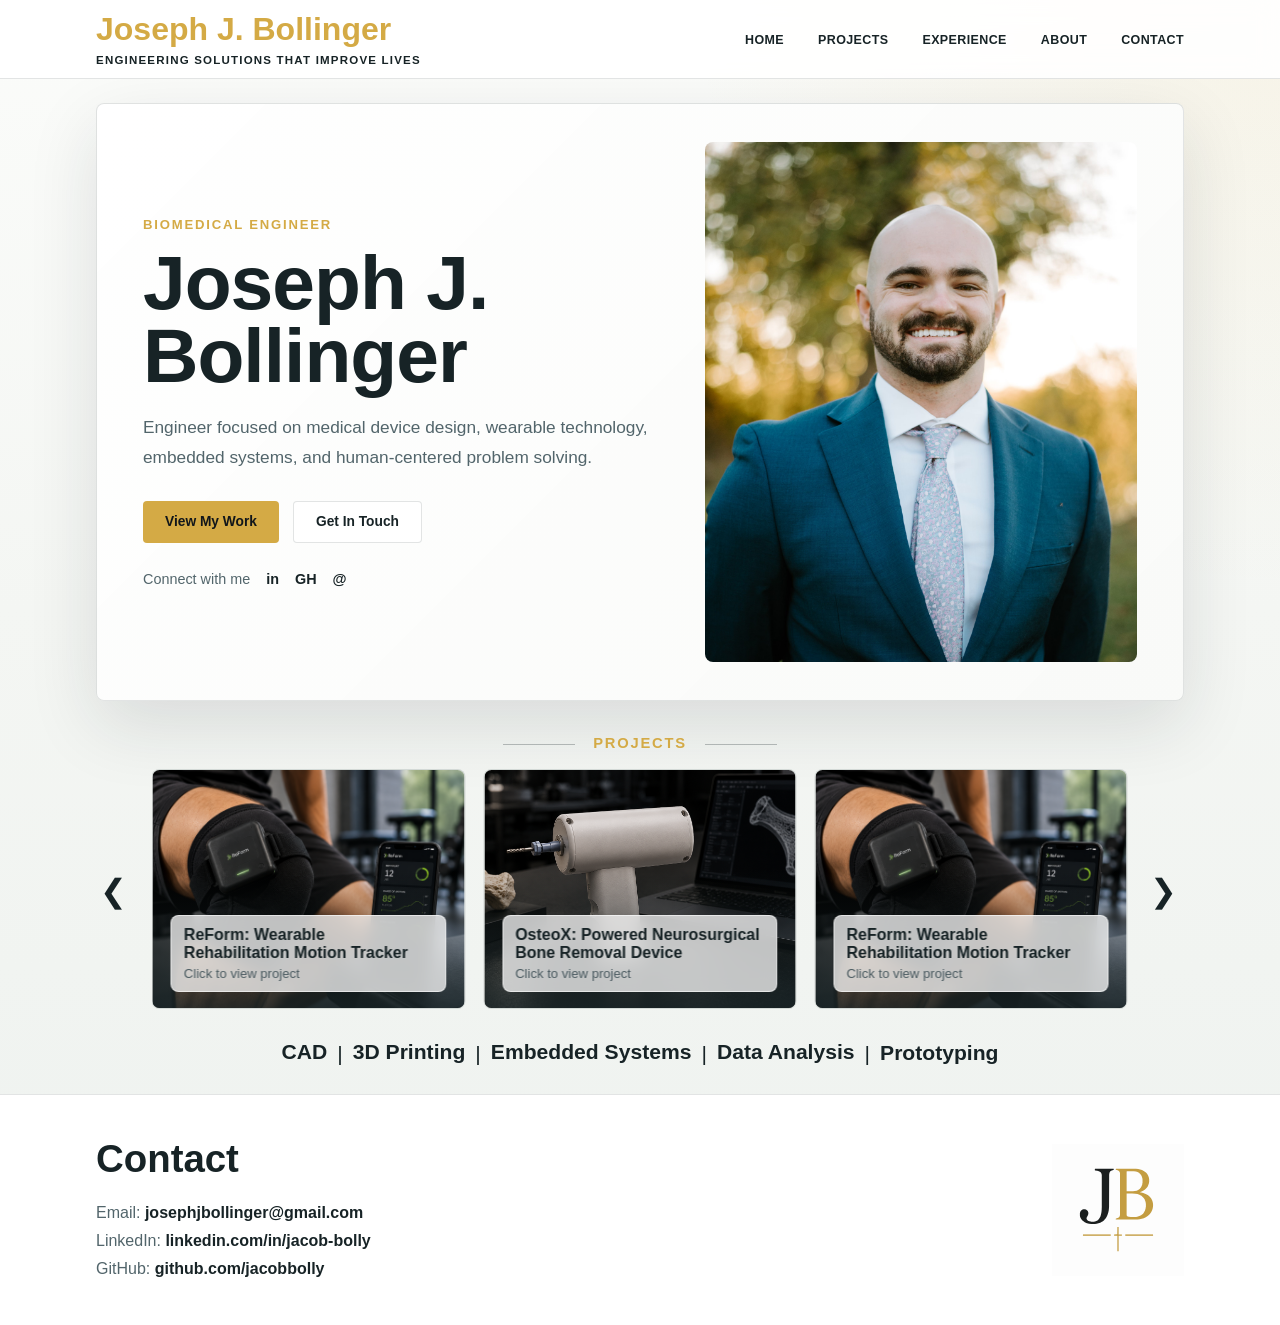
<file: index.html>
<!DOCTYPE html>
<html lang="en">
<head>
  <meta charset="UTF-8">
  <meta http-equiv="X-UA-Compatible" content="IE=edge">
  <meta name="viewport" content="width=device-width, initial-scale=1.0">
  <link rel="icon" type="image/svg+xml" href="assets/favicon.svg">
  <link rel="stylesheet" href="style.css">
  <title>Joseph J. Bollinger</title>
</head>

<body>
  <header>
    <nav class="navbar">
      <a href="index.html#home" class="nav-branding">
        <span class="nav-title">Joseph J. Bollinger</span>
        <span class="nav-subheading">Engineering Solutions that Improve Lives</span>
      </a>

      <ul class="nav-menu">
        <li class="nav-item"><a href="index.html#home" class="nav-link">Home</a></li>
        <li class="nav-item"><a href="projects.html" class="nav-link">Projects</a></li>
        <li class="nav-item"><a href="experience.html" class="nav-link">Experience</a></li>
        <li class="nav-item"><a href="about.html" class="nav-link">About</a></li>
        <li class="nav-item"><a href="index.html#contact" class="nav-link">Contact</a></li>
      </ul>

      <button type="button" class="hamburger" aria-label="Open navigation menu">
        <span class="bar"></span>
        <span class="bar"></span>
        <span class="bar"></span>
      </button>
    </nav>
  </header>

  <main>
    <section class="hero" id="home">
      <div class="hero-panel">
        <div class="hero-copy">
          <p class="eyebrow">Biomedical Engineer</p>
          <h1>Joseph J. Bollinger</h1>
          <p class="home-mission">
            Engineer focused on medical device design, wearable technology,
            embedded systems, and human-centered problem solving.
          </p>
          <div class="hero-actions">
            <a class="primary-button" href="projects.html">View My Work</a>
            <a class="secondary-button" href="index.html#contact">Get In Touch</a>
          </div>
          <div class="social-links">
            <span>Connect with me</span>
            <a href="https://www.linkedin.com/in/jacob-bolly/" target="_blank" rel="noopener noreferrer">in</a>
            <a href="https://github.com/jacobbolly" target="_blank" rel="noopener noreferrer">GH</a>
            <a href="mailto:josephjbollinger@gmail.com">@</a>
          </div>
        </div>
        <img src="assets/home-portrait.jpg" alt="Joseph J. Bollinger" class="hero-portrait">
      </div>

      <h2 class="carousel-heading">Projects</h2>
      <div class="project-carousel">
        <button type="button" class="carousel-btn prev-btn" aria-label="Previous project">&#10094;</button>

        <div class="project-slider">
          <div class="slide-track">

            <a href="projects.html#osteox" class="project-card">
              <img src="assets/osteox-overview.png" alt="OsteoX neurosurgical bone removal device">
              <div class="project-overlay">
                <h3>OsteoX</h3>
                <p>Click to view project</p>
              </div>
            </a>

            <a href="projects.html#rehab-device" class="project-card">
              <img src="assets/ReformOverview%20image.png" alt="ReForm wearable rehabilitation motion tracker">
              <div class="project-overlay">
                <h3>ReForm</h3>
                <p>Click to view project</p>
              </div>
            </a>

          </div>
        </div>

        <button type="button" class="carousel-btn next-btn" aria-label="Next project">&#10095;</button>
      </div>

      <div class="carousel-dots"></div>

      <div class="featured-skills">
        <span>CAD</span>
        <span>3D Printing</span>
        <span>Embedded Systems</span>
        <span>Data Analysis</span>
        <span>Prototyping</span>
      </div>
    </section>

    <section class="section" id="contact">
      <h2>Contact</h2>
      <p>Email: <a href="mailto:josephjbollinger@gmail.com">josephjbollinger@gmail.com</a></p>
      <p>LinkedIn: <a href="https://www.linkedin.com/in/jacob-bolly/" target="_blank" rel="noopener noreferrer">linkedin.com/in/jacob-bolly</a></p>
      <p>GitHub: <a href="https://github.com/jacobbolly" target="_blank" rel="noopener noreferrer">github.com/jacobbolly</a></p>
      <img class="contact-logo" src="assets/contact-logo.svg" alt="JB logo">
    </section>
  </main>

  <script src="script.js" defer></script>
</body>
</html>
</file>
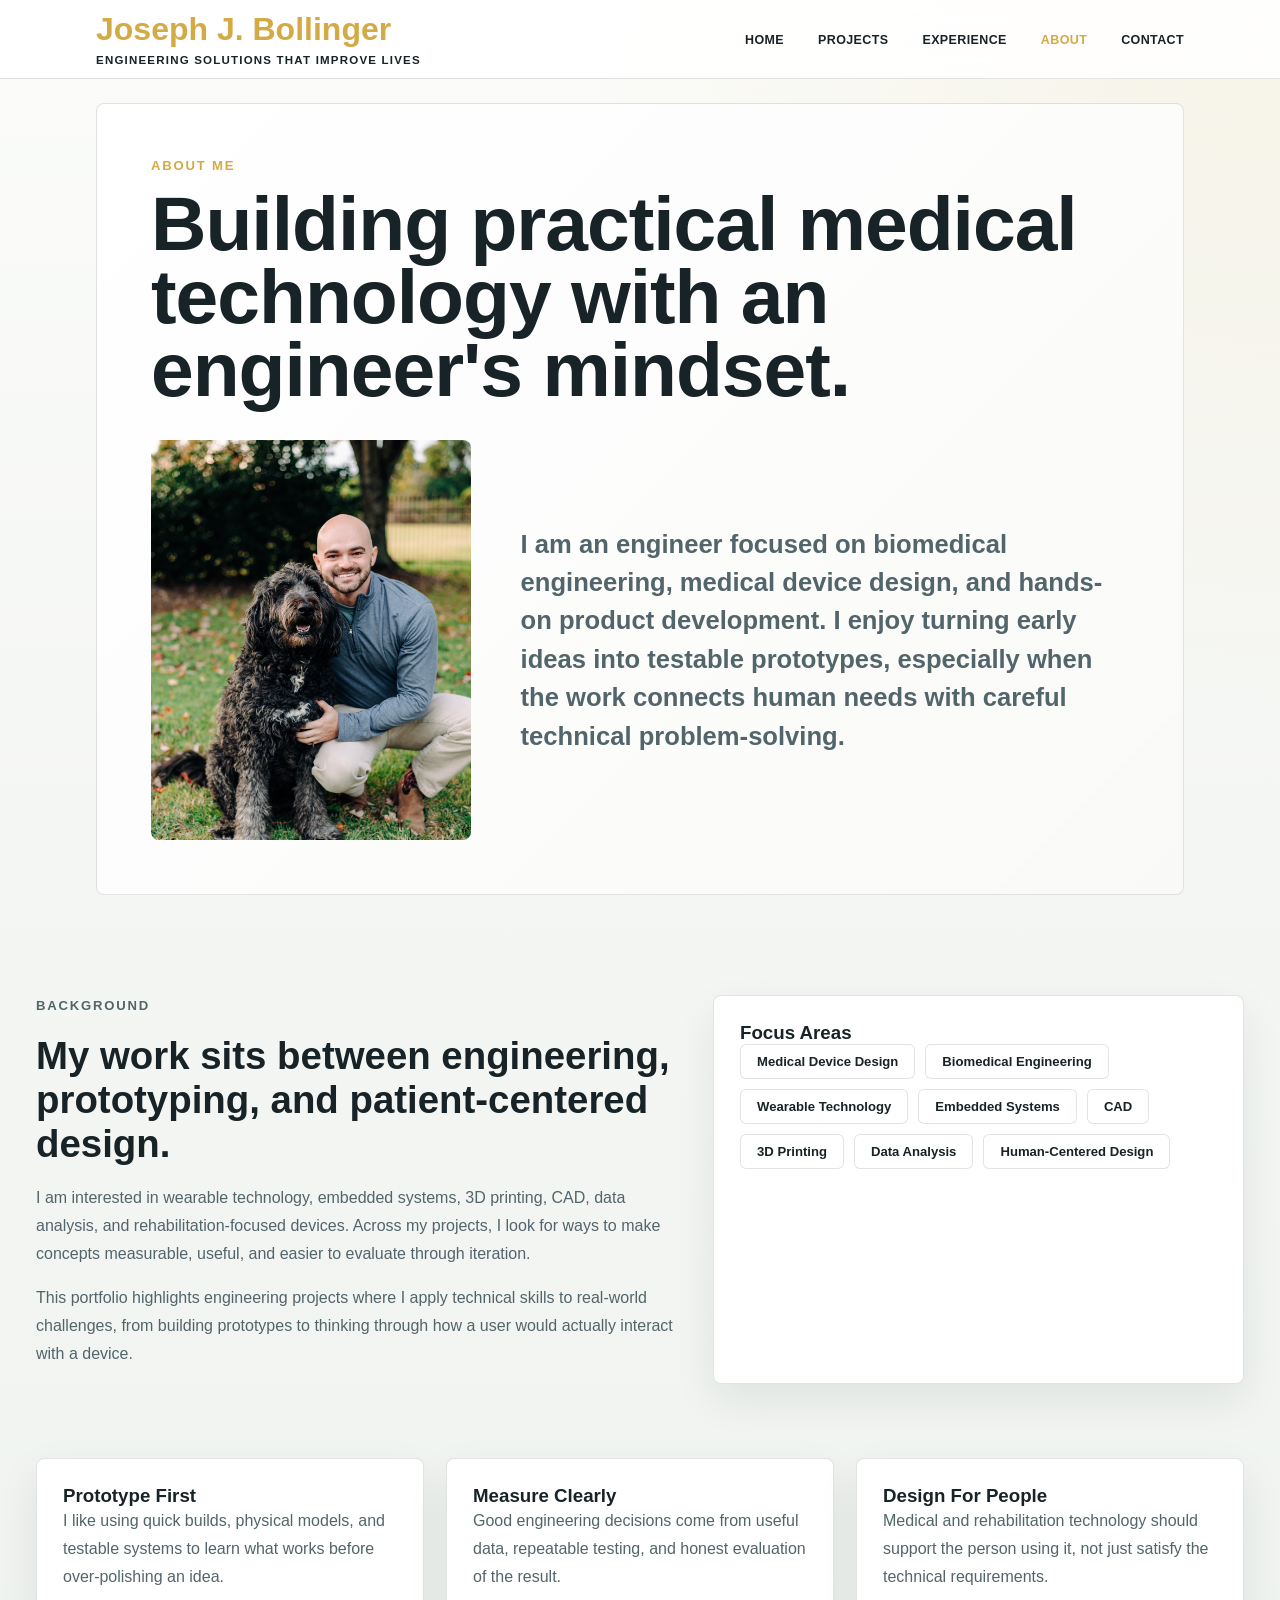
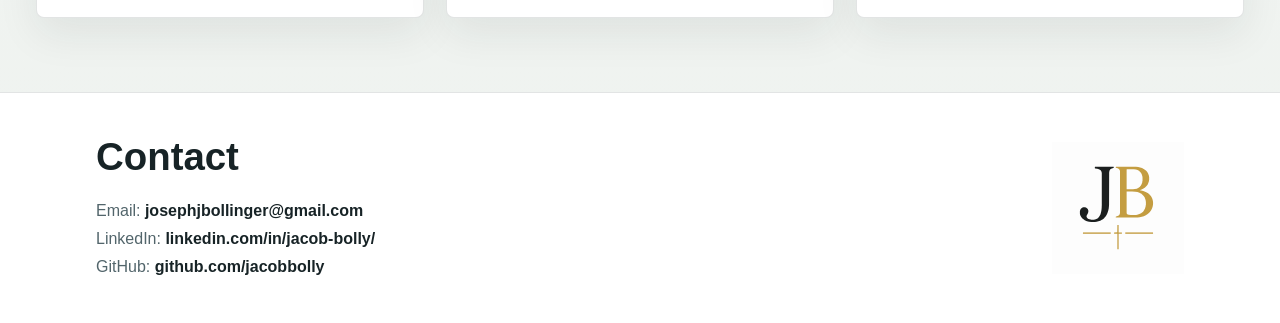
<file: about.html>
<!DOCTYPE html>
<html lang="en">
<head>
  <meta charset="UTF-8">
  <meta http-equiv="X-UA-Compatible" content="IE=edge">
  <meta name="viewport" content="width=device-width, initial-scale=1.0">
  <link rel="icon" type="image/svg+xml" href="assets/favicon.svg">
  <link rel="stylesheet" href="style.css">
  <title>About | Joseph J. Bollinger</title>
</head>

<body>
  <header>
    <nav class="navbar">
      <a href="index.html#home" class="nav-branding">
        <span class="nav-title">Joseph J. Bollinger</span>
        <span class="nav-subheading">Engineering Solutions that Improve Lives</span>
      </a>

      <ul class="nav-menu">
        <li class="nav-item"><a href="index.html#home" class="nav-link">Home</a></li>
        <li class="nav-item"><a href="projects.html" class="nav-link">Projects</a></li>
        <li class="nav-item"><a href="experience.html" class="nav-link">Experience</a></li>
        <li class="nav-item"><a href="about.html" class="nav-link active">About</a></li>
        <li class="nav-item"><a href="index.html#contact" class="nav-link">Contact</a></li>
      </ul>

      <button type="button" class="hamburger" aria-label="Open navigation menu">
        <span class="bar"></span>
        <span class="bar"></span>
        <span class="bar"></span>
      </button>
    </nav>
  </header>

  <main>
    <section class="hero about-hero">
      <div class="hero-content">
        <p class="eyebrow">About Me</p>
        <h1>Building practical medical technology with an engineer's mindset.</h1>
        <div class="about-intro">
          <img src="assets/about-portrait.jpg" alt="Joseph J. Bollinger" class="about-portrait">
          <p class="about-intro-text">
            I am an engineer focused on biomedical engineering, medical device design,
            and hands-on product development. I enjoy turning early ideas into testable prototypes,
            especially when the work connects human needs with careful technical problem-solving.
          </p>
        </div>
      </div>
    </section>

    <section class="section about-section">
      <div class="about-layout">
        <div class="about-copy">
          <p class="eyebrow">Background</p>
          <h2>My work sits between engineering, prototyping, and patient-centered design.</h2>
          <p>
            I am interested in wearable technology, embedded systems, 3D printing, CAD,
            data analysis, and rehabilitation-focused devices. Across my projects, I look for
            ways to make concepts measurable, useful, and easier to evaluate through iteration.
          </p>
          <p>
            This portfolio highlights engineering projects where I apply technical skills to
            real-world challenges, from building prototypes to thinking through how a user would
            actually interact with a device.
          </p>
        </div>

        <div class="about-card">
          <h3>Focus Areas</h3>
          <div class="about-tags">
            <span>Medical Device Design</span>
            <span>Biomedical Engineering</span>
            <span>Wearable Technology</span>
            <span>Embedded Systems</span>
            <span>CAD</span>
            <span>3D Printing</span>
            <span>Data Analysis</span>
            <span>Human-Centered Design</span>
          </div>
        </div>
      </div>
    </section>

    <section class="section about-section about-section-alt">
      <div class="about-values">
        <article>
          <h3>Prototype First</h3>
          <p>I like using quick builds, physical models, and testable systems to learn what works before over-polishing an idea.</p>
        </article>
        <article>
          <h3>Measure Clearly</h3>
          <p>Good engineering decisions come from useful data, repeatable testing, and honest evaluation of the result.</p>
        </article>
        <article>
          <h3>Design For People</h3>
          <p>Medical and rehabilitation technology should support the person using it, not just satisfy the technical requirements.</p>
        </article>
      </div>
    </section>

    <section class="section" id="contact">
      <h2>Contact</h2>
      <p>Email: <a href="mailto:josephjbollinger@gmail.com">josephjbollinger@gmail.com</a></p>
      <p>LinkedIn: <a href="https://www.linkedin.com/in/jacob-bolly/" target="_blank" rel="noopener noreferrer">linkedin.com/in/jacob-bolly/</a></p>
      <p>GitHub: <a href="https://github.com/jacobbolly" target="_blank" rel="noopener noreferrer">github.com/jacobbolly</a></p>
      <img class="contact-logo" src="assets/contact-logo.svg" alt="JB logo">
    </section>
  </main>

  <script src="script.js" defer></script>
</body>
</html>
</file>
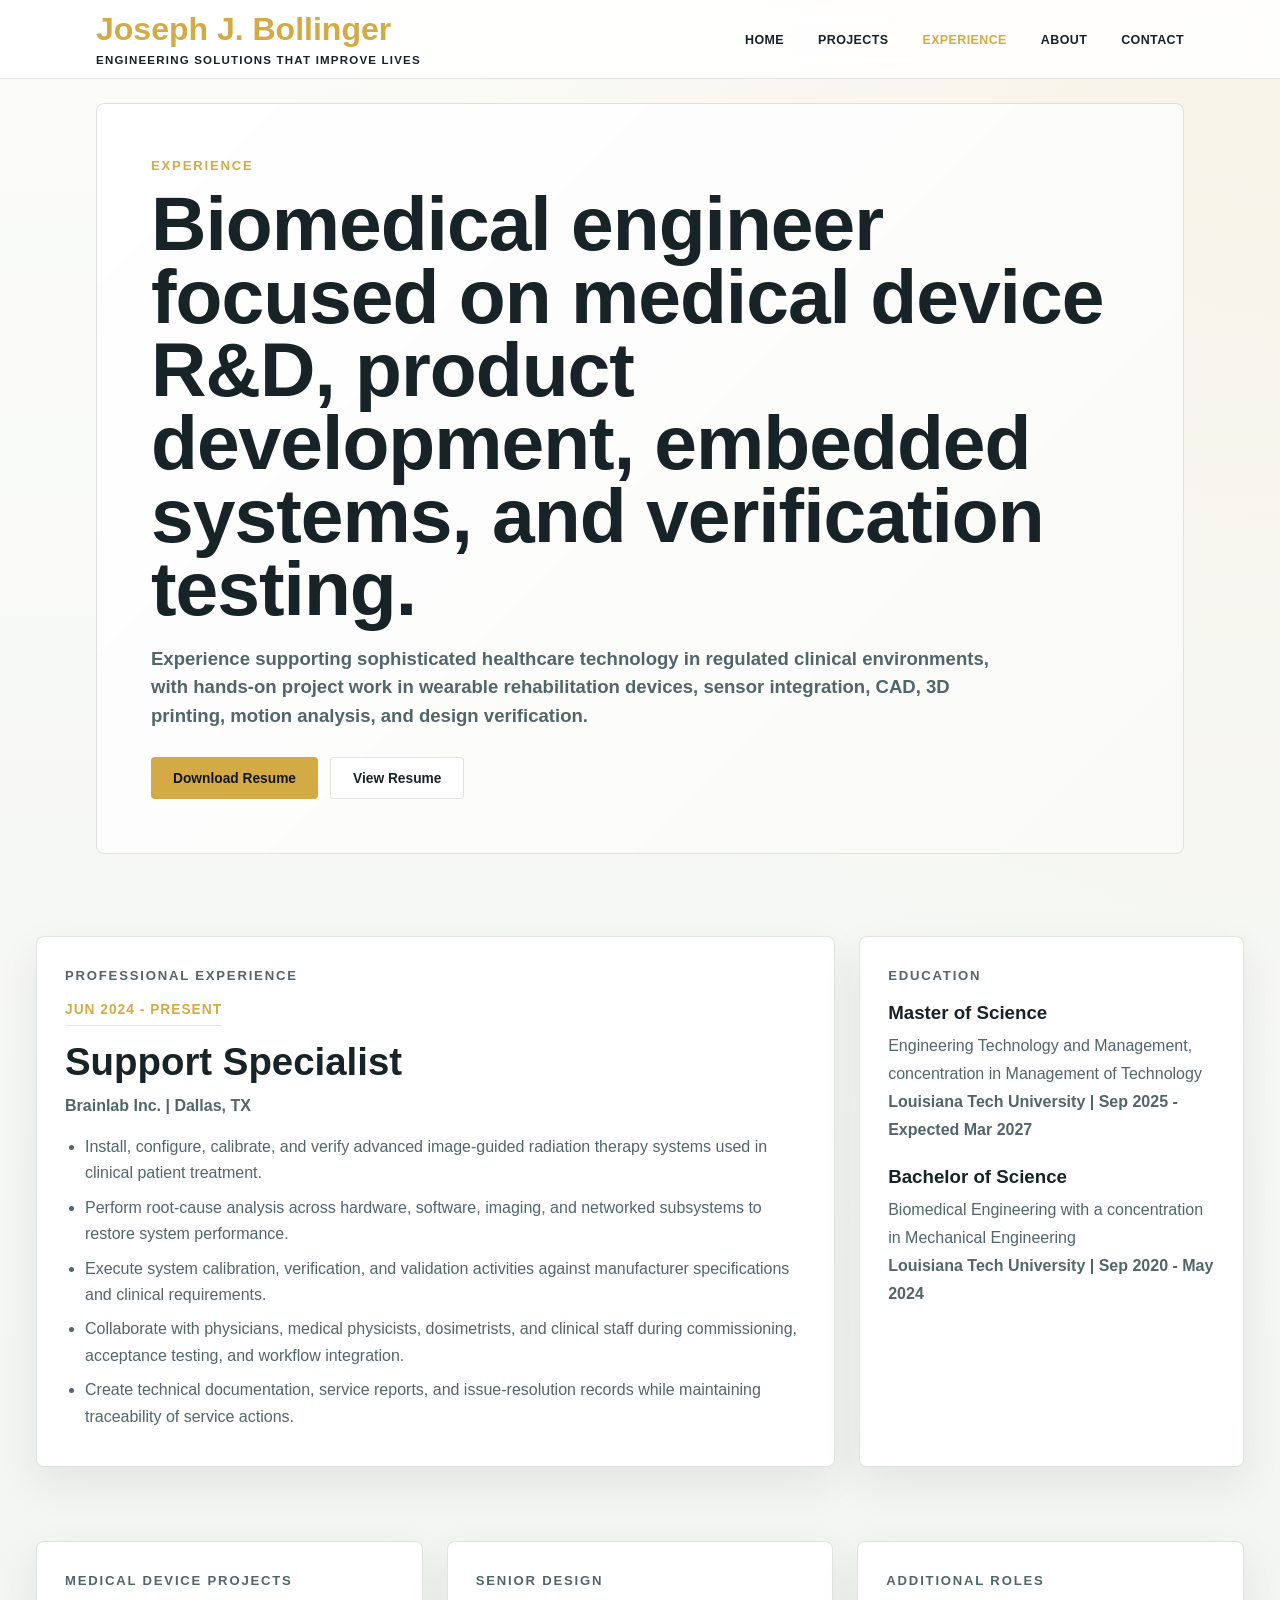
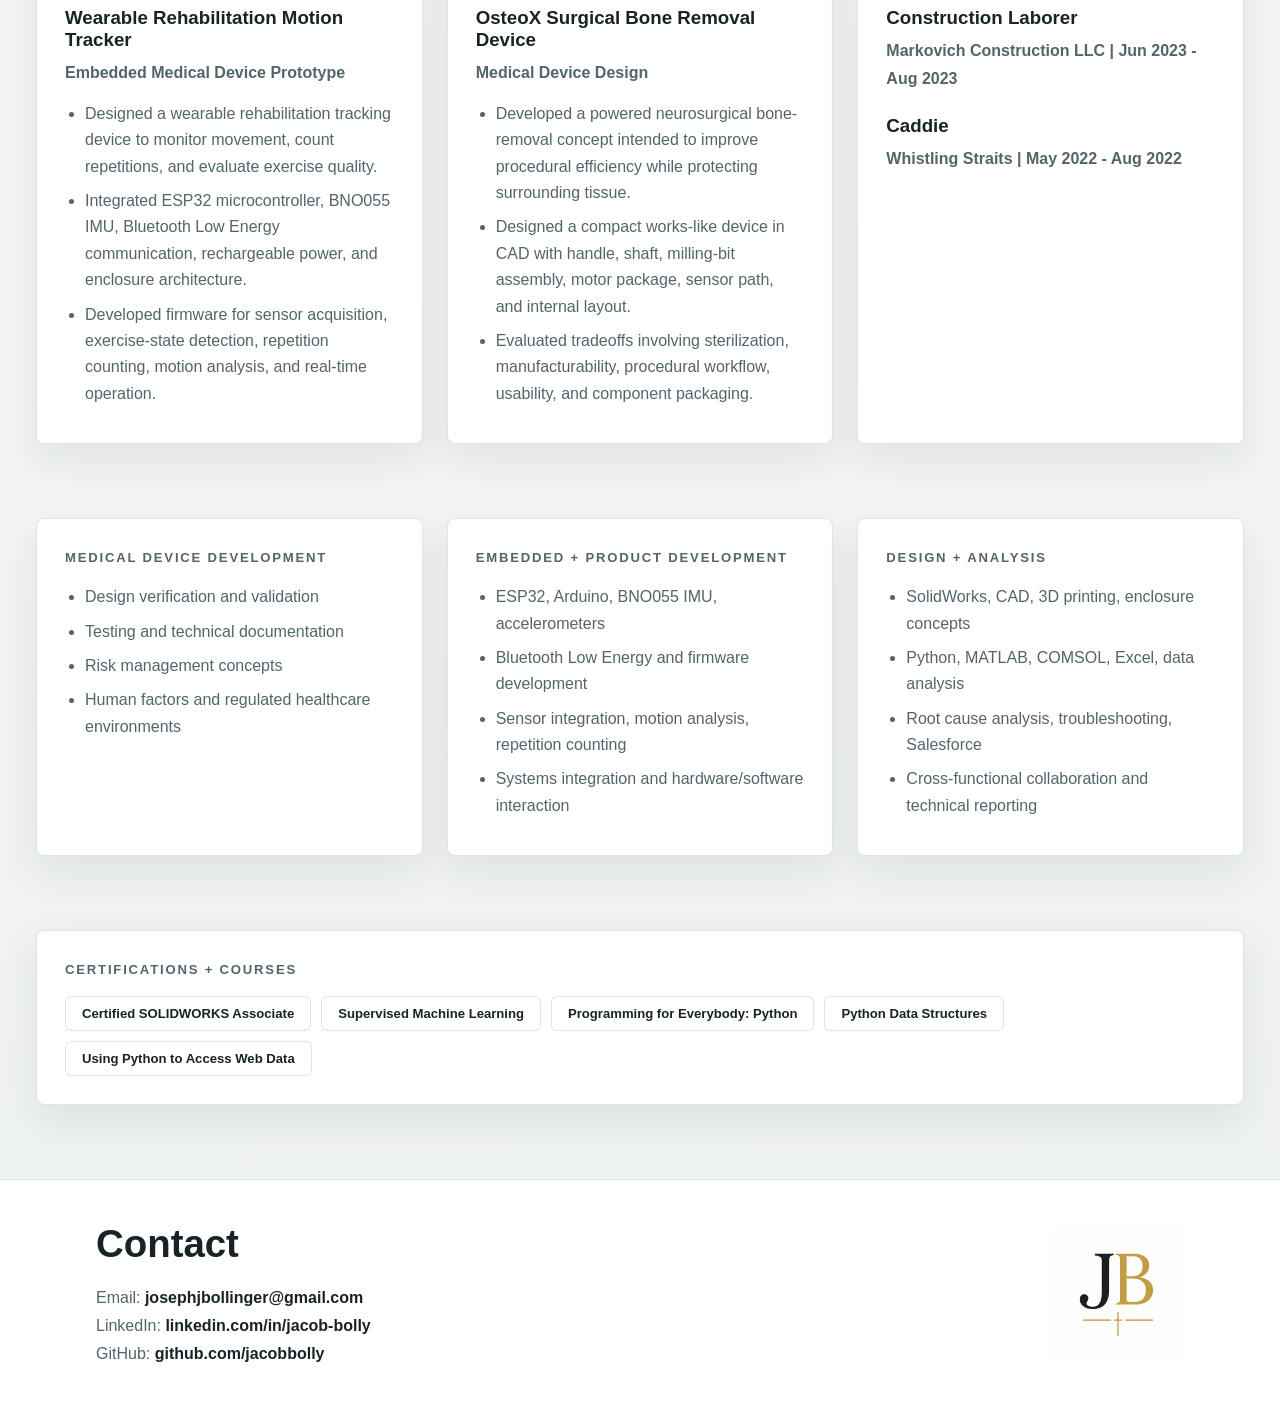
<file: experience.html>
<!DOCTYPE html>
<html lang="en">
<head>
  <meta charset="UTF-8">
  <meta http-equiv="X-UA-Compatible" content="IE=edge">
  <meta name="viewport" content="width=device-width, initial-scale=1.0">
  <link rel="icon" type="image/svg+xml" href="assets/favicon.svg">
  <link rel="stylesheet" href="style.css">
  <title>Experience | Joseph J. Bollinger</title>
</head>

<body>
  <header>
    <nav class="navbar">
      <a href="index.html#home" class="nav-branding">
        <span class="nav-title">Joseph J. Bollinger</span>
        <span class="nav-subheading">Engineering Solutions that Improve Lives</span>
      </a>

      <ul class="nav-menu">
        <li class="nav-item"><a href="index.html#home" class="nav-link">Home</a></li>
        <li class="nav-item"><a href="projects.html" class="nav-link">Projects</a></li>
        <li class="nav-item"><a href="experience.html" class="nav-link active">Experience</a></li>
        <li class="nav-item"><a href="about.html" class="nav-link">About</a></li>
        <li class="nav-item"><a href="index.html#contact" class="nav-link">Contact</a></li>
      </ul>

      <button type="button" class="hamburger" aria-label="Open navigation menu">
        <span class="bar"></span>
        <span class="bar"></span>
        <span class="bar"></span>
      </button>
    </nav>
  </header>

  <main>
    <section class="hero page-hero">
      <div class="hero-content">
        <p class="eyebrow">Experience</p>
        <h1>Biomedical engineer focused on medical device R&amp;D, product development, embedded systems, and verification testing.</h1>
        <p class="experience-summary">
          Experience supporting sophisticated healthcare technology in regulated clinical environments,
          with hands-on project work in wearable rehabilitation devices, sensor integration, CAD,
          3D printing, motion analysis, and design verification.
        </p>
        <div class="resume-actions">
          <a class="primary-button" href="assets/jacob-bollinger-resume.pdf" download>Download Resume</a>
          <a class="secondary-button" href="assets/jacob-bollinger-resume.pdf" target="_blank" rel="noopener noreferrer">View Resume</a>
        </div>
      </div>
    </section>

    <section class="section experience-section">
      <div class="experience-grid">
        <article class="experience-card featured-experience">
          <p class="eyebrow">Professional Experience</p>
          <div class="experience-item">
            <div class="experience-date">Jun 2024 - Present</div>
            <div>
              <h2>Support Specialist</h2>
              <p class="experience-org">Brainlab Inc. | Dallas, TX</p>
              <ul>
                <li>Install, configure, calibrate, and verify advanced image-guided radiation therapy systems used in clinical patient treatment.</li>
                <li>Perform root-cause analysis across hardware, software, imaging, and networked subsystems to restore system performance.</li>
                <li>Execute system calibration, verification, and validation activities against manufacturer specifications and clinical requirements.</li>
                <li>Collaborate with physicians, medical physicists, dosimetrists, and clinical staff during commissioning, acceptance testing, and workflow integration.</li>
                <li>Create technical documentation, service reports, and issue-resolution records while maintaining traceability of service actions.</li>
              </ul>
            </div>
          </div>
        </article>

        <aside class="experience-card">
          <p class="eyebrow">Education</p>
          <h3>Master of Science</h3>
          <p>Engineering Technology and Management, concentration in Management of Technology</p>
          <p class="experience-org">Louisiana Tech University | Sep 2025 - Expected Mar 2027</p>

          <h3>Bachelor of Science</h3>
          <p>Biomedical Engineering with a concentration in Mechanical Engineering</p>
          <p class="experience-org">Louisiana Tech University | Sep 2020 - May 2024</p>
        </aside>
      </div>
    </section>

    <section class="section experience-section experience-section-tight">
      <div class="experience-grid three-column">
        <article class="experience-card">
          <p class="eyebrow">Medical Device Projects</p>
          <h3>Wearable Rehabilitation Motion Tracker</h3>
          <p class="experience-org">Embedded Medical Device Prototype</p>
          <ul>
            <li>Designed a wearable rehabilitation tracking device to monitor movement, count repetitions, and evaluate exercise quality.</li>
            <li>Integrated ESP32 microcontroller, BNO055 IMU, Bluetooth Low Energy communication, rechargeable power, and enclosure architecture.</li>
            <li>Developed firmware for sensor acquisition, exercise-state detection, repetition counting, motion analysis, and real-time operation.</li>
          </ul>
        </article>

        <article class="experience-card">
          <p class="eyebrow">Senior Design</p>
          <h3>OsteoX Surgical Bone Removal Device</h3>
          <p class="experience-org">Medical Device Design</p>
          <ul>
            <li>Developed a powered neurosurgical bone-removal concept intended to improve procedural efficiency while protecting surrounding tissue.</li>
            <li>Designed a compact works-like device in CAD with handle, shaft, milling-bit assembly, motor package, sensor path, and internal layout.</li>
            <li>Evaluated tradeoffs involving sterilization, manufacturability, procedural workflow, usability, and component packaging.</li>
          </ul>
        </article>

        <article class="experience-card">
          <p class="eyebrow">Additional Roles</p>
          <h3>Construction Laborer</h3>
          <p class="experience-org">Markovich Construction LLC | Jun 2023 - Aug 2023</p>
          <h3>Caddie</h3>
          <p class="experience-org">Whistling Straits | May 2022 - Aug 2022</p>
        </article>
      </div>
    </section>

    <section class="section experience-section experience-section-tight">
      <div class="experience-grid three-column">
        <article class="experience-card">
          <p class="eyebrow">Medical Device Development</p>
          <ul>
            <li>Design verification and validation</li>
            <li>Testing and technical documentation</li>
            <li>Risk management concepts</li>
            <li>Human factors and regulated healthcare environments</li>
          </ul>
        </article>

        <article class="experience-card">
          <p class="eyebrow">Embedded + Product Development</p>
          <ul>
            <li>ESP32, Arduino, BNO055 IMU, accelerometers</li>
            <li>Bluetooth Low Energy and firmware development</li>
            <li>Sensor integration, motion analysis, repetition counting</li>
            <li>Systems integration and hardware/software interaction</li>
          </ul>
        </article>

        <article class="experience-card">
          <p class="eyebrow">Design + Analysis</p>
          <ul>
            <li>SolidWorks, CAD, 3D printing, enclosure concepts</li>
            <li>Python, MATLAB, COMSOL, Excel, data analysis</li>
            <li>Root cause analysis, troubleshooting, Salesforce</li>
            <li>Cross-functional collaboration and technical reporting</li>
          </ul>
        </article>
      </div>
    </section>

    <section class="section experience-section experience-section-tight">
      <div class="skills-panel">
        <p class="eyebrow">Certifications + Courses</p>
        <div class="about-tags">
          <span>Certified SOLIDWORKS Associate</span>
          <span>Supervised Machine Learning</span>
          <span>Programming for Everybody: Python</span>
          <span>Python Data Structures</span>
          <span>Using Python to Access Web Data</span>
        </div>
      </div>
    </section>

    <section class="section" id="contact">
      <h2>Contact</h2>
      <p>Email: <a href="mailto:josephjbollinger@gmail.com">josephjbollinger@gmail.com</a></p>
      <p>LinkedIn: <a href="https://www.linkedin.com/in/jacob-bolly/" target="_blank" rel="noopener noreferrer">linkedin.com/in/jacob-bolly</a></p>
      <p>GitHub: <a href="https://github.com/jacobbolly" target="_blank" rel="noopener noreferrer">github.com/jacobbolly</a></p>
      <img class="contact-logo" src="assets/contact-logo.svg" alt="JB logo">
    </section>
  </main>

  <script src="script.js" defer></script>
</body>
</html>
</file>
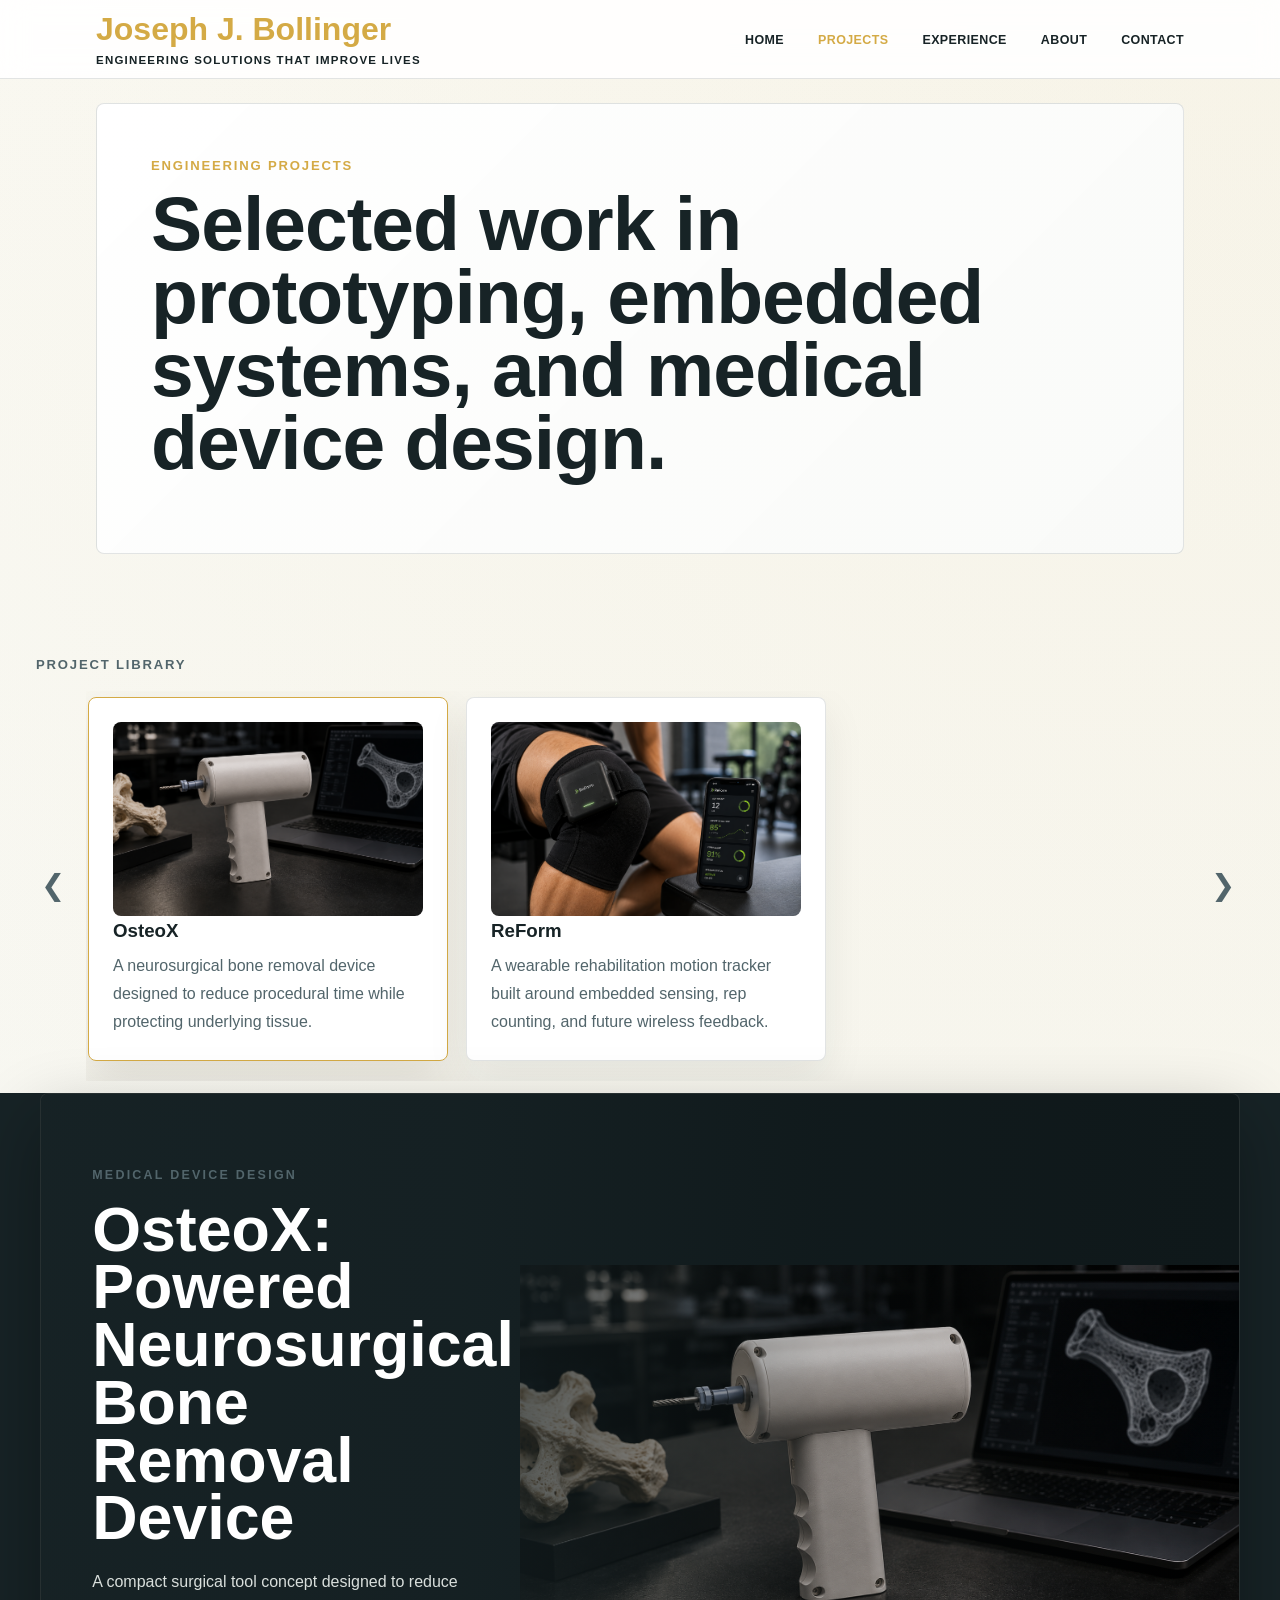
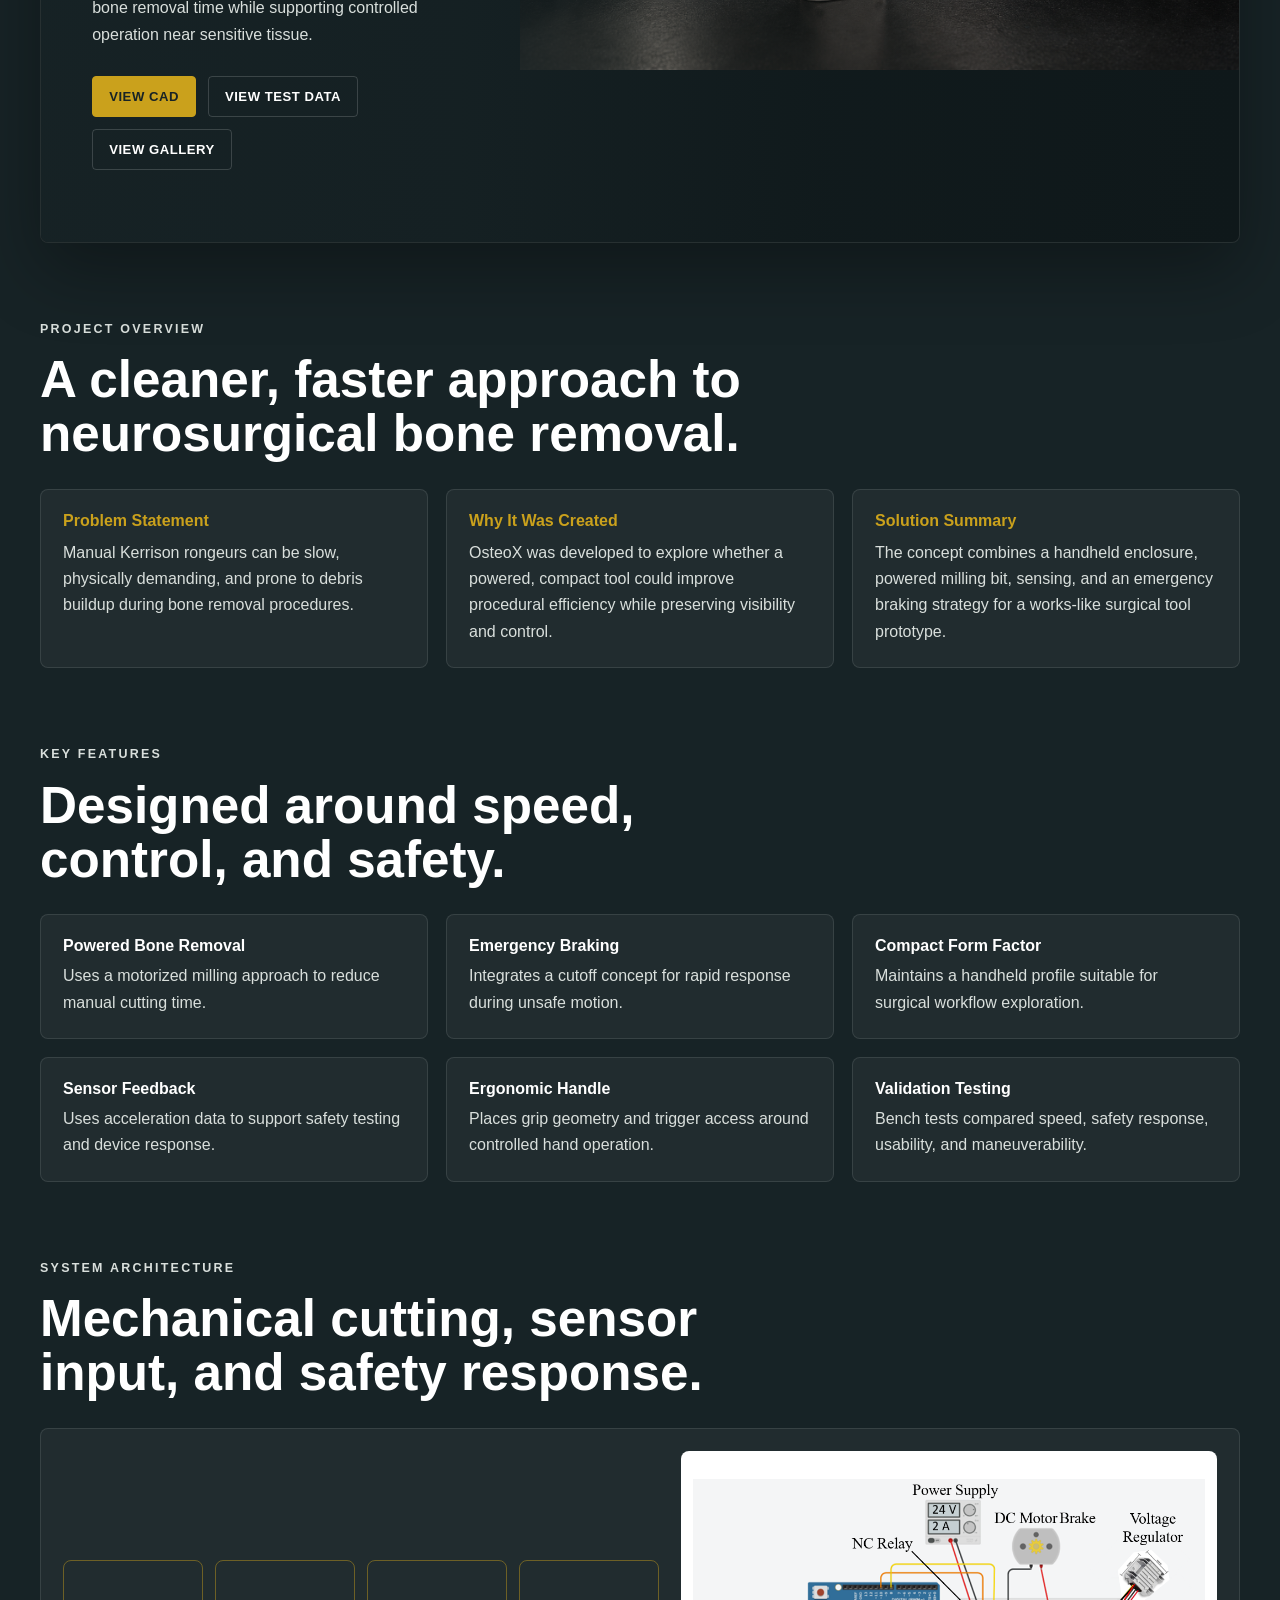
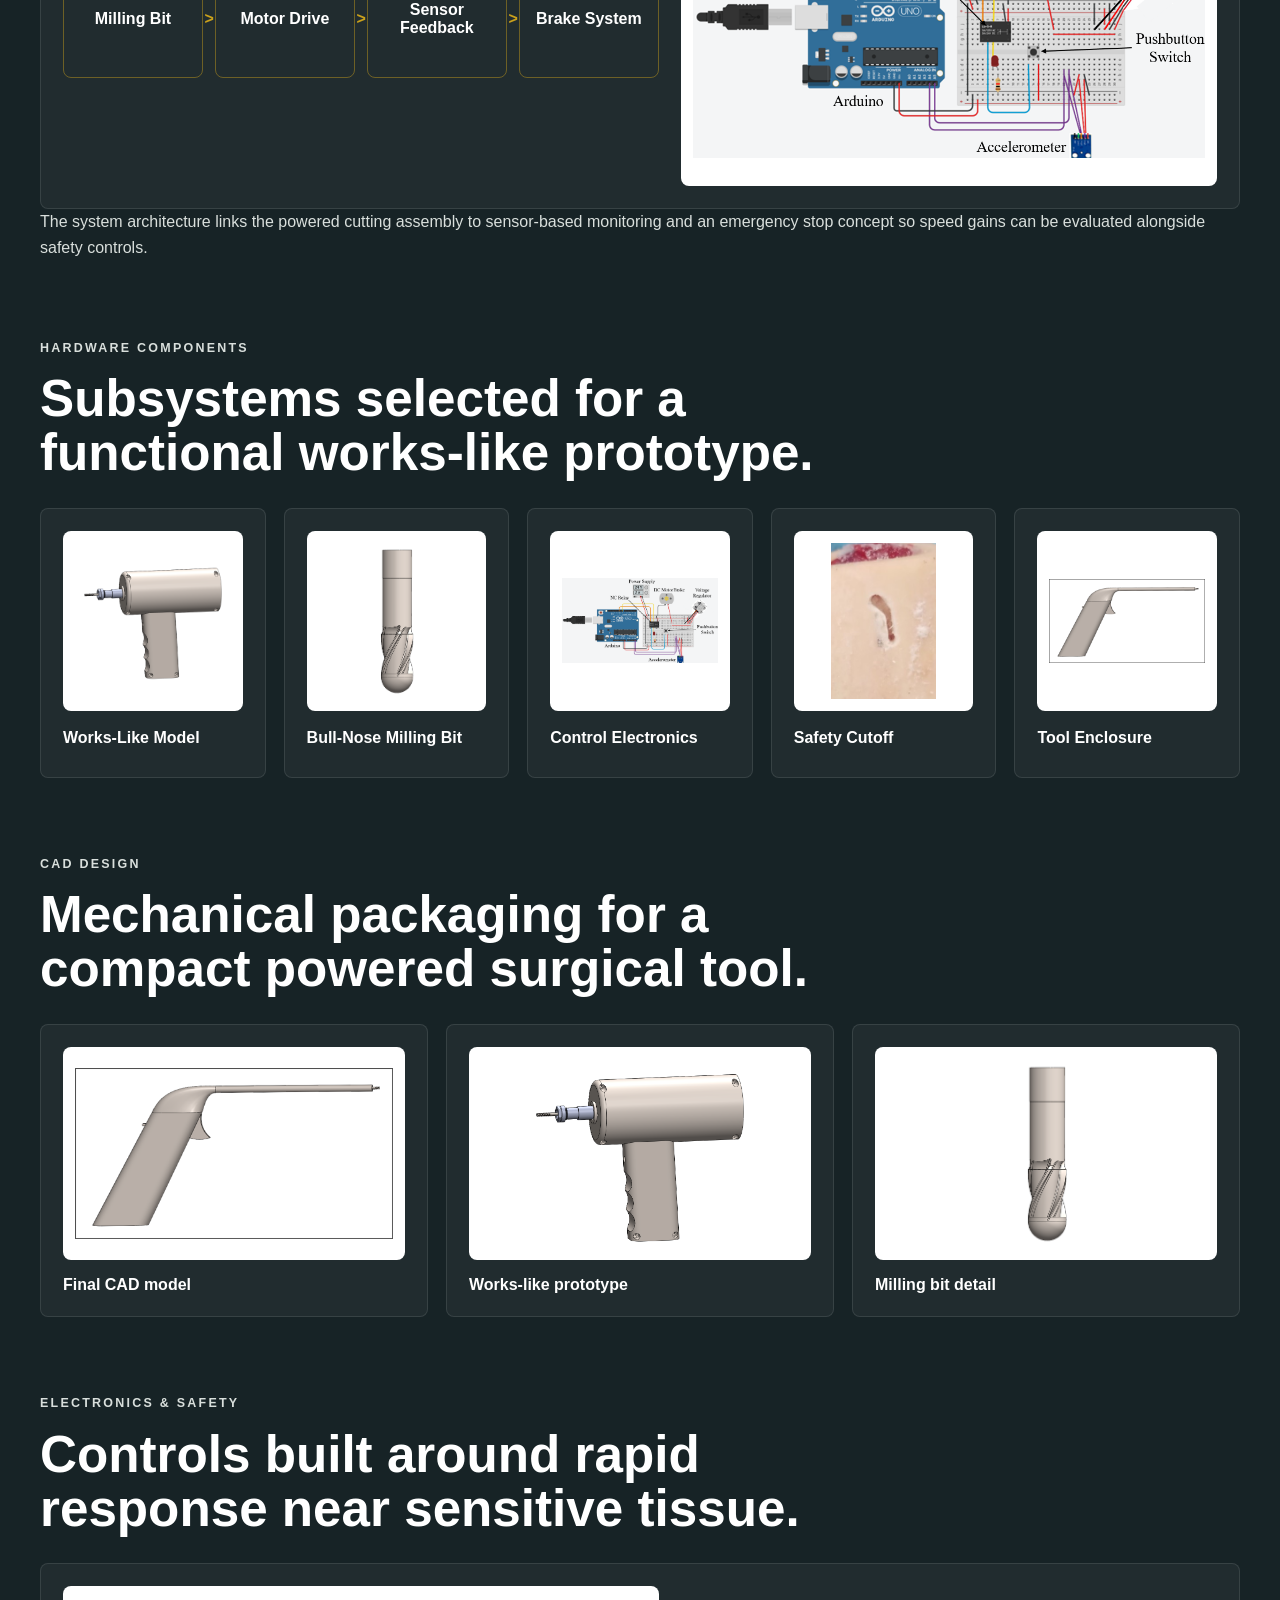
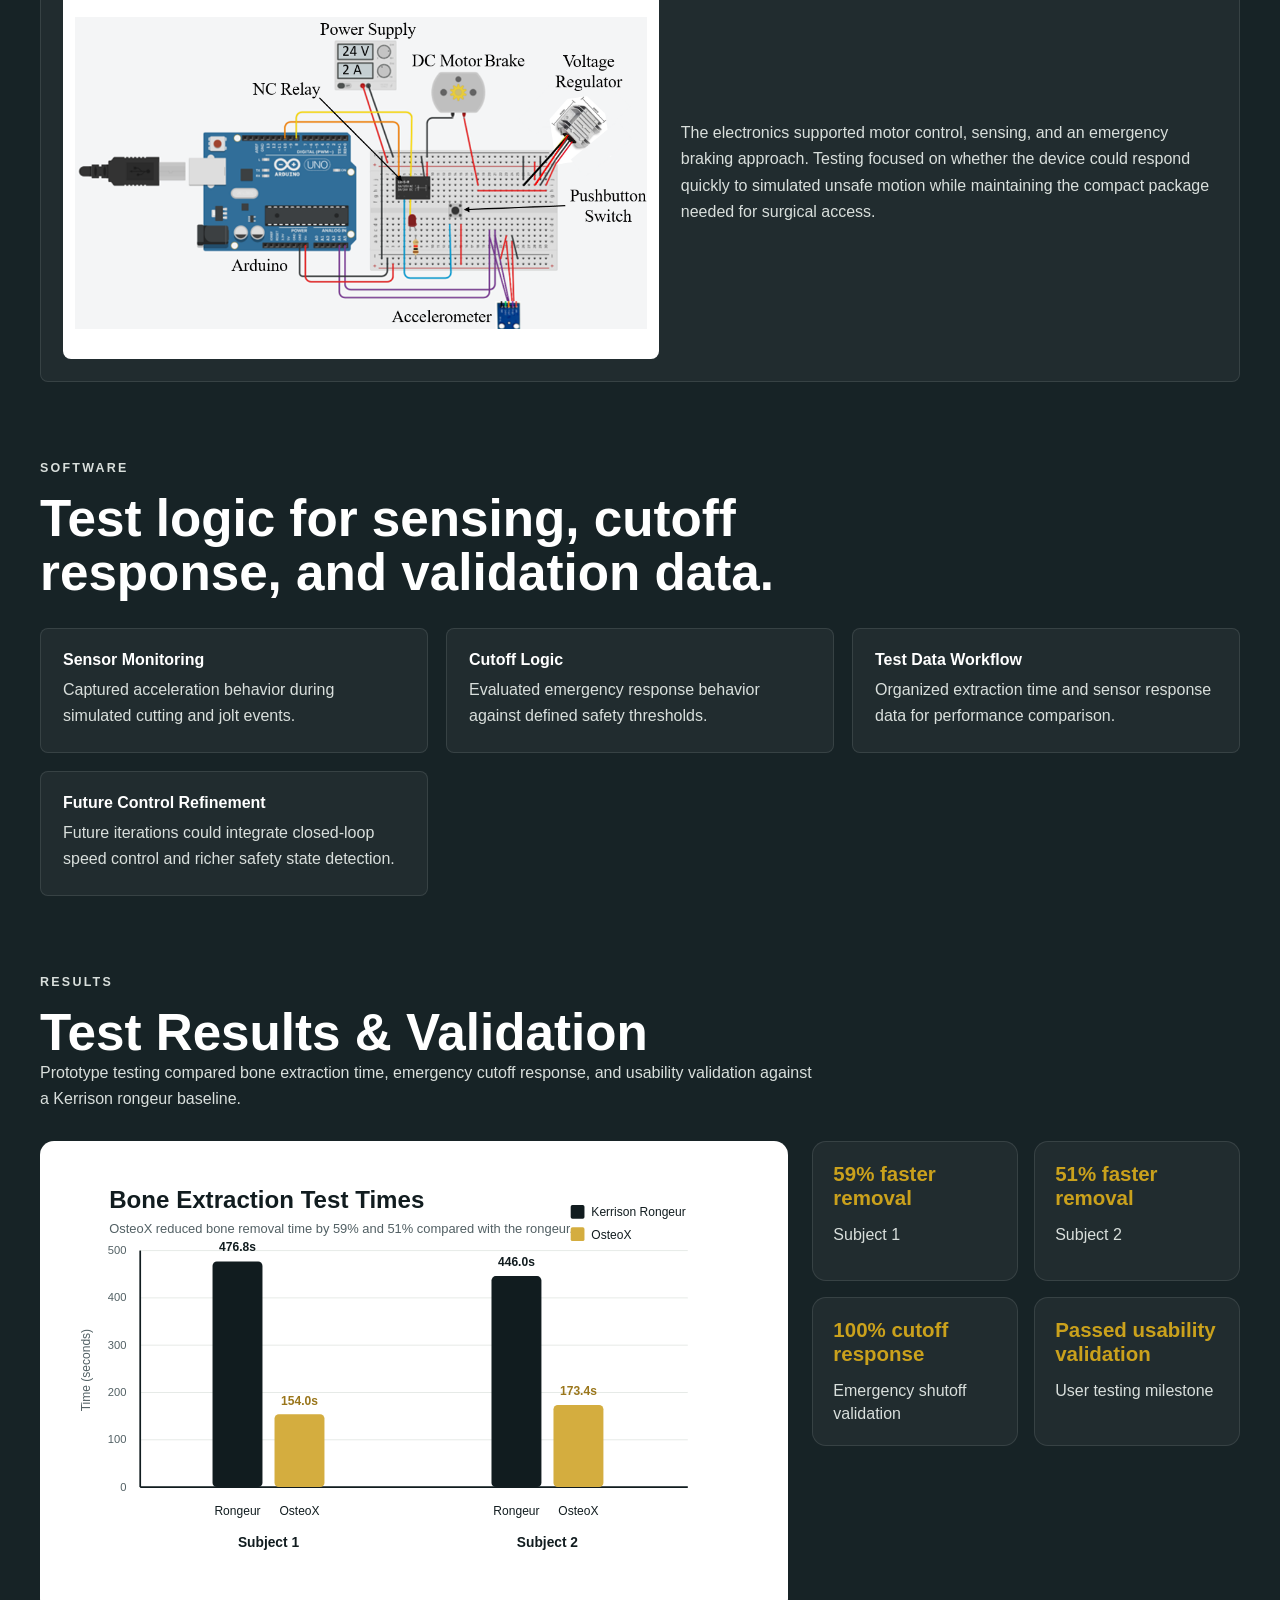
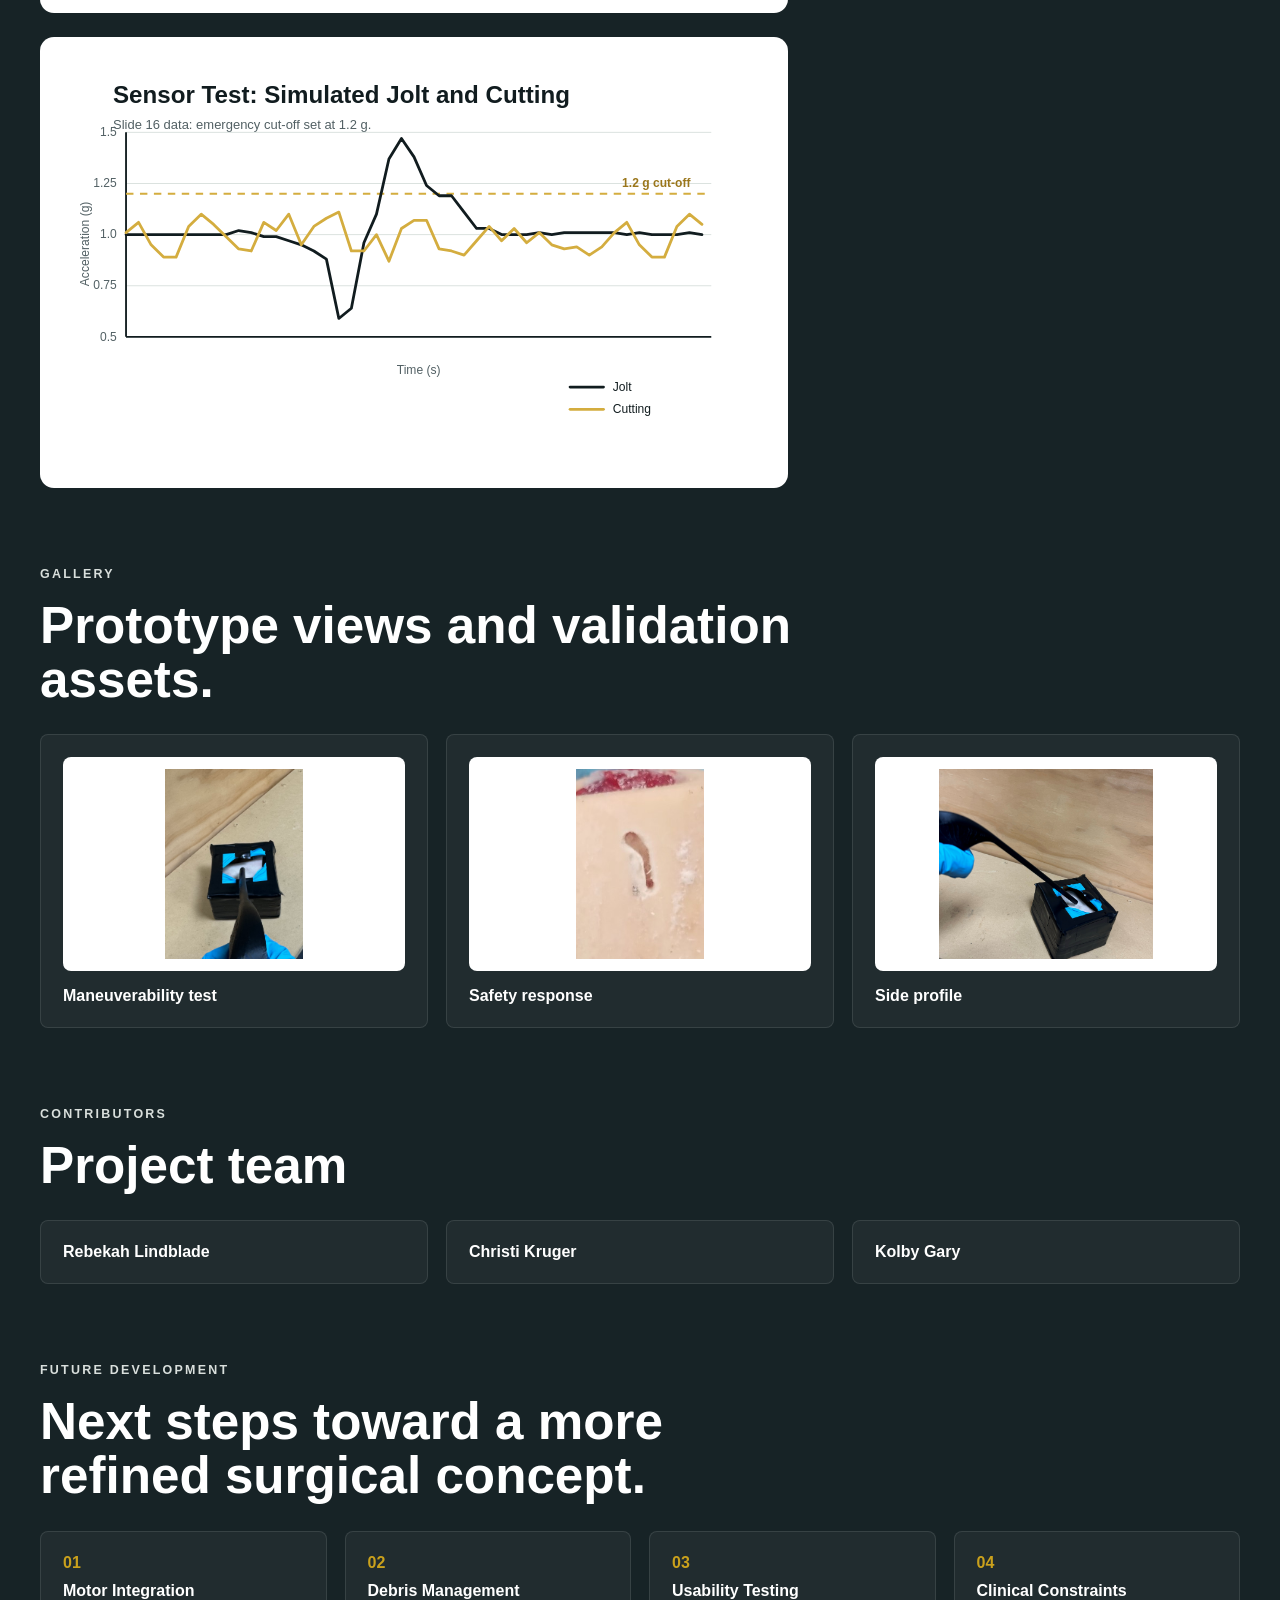
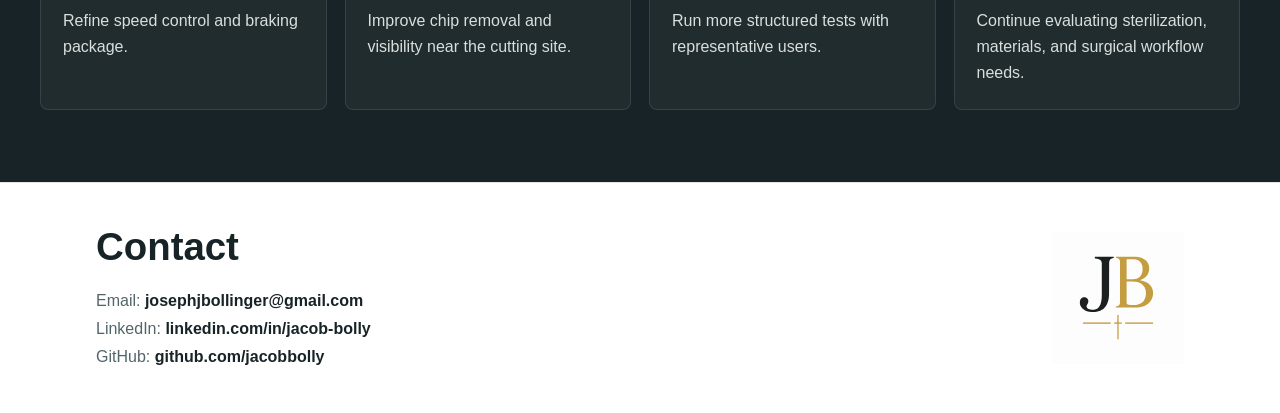
<file: projects.html>
<!DOCTYPE html>
<html lang="en">
<head>
  <meta charset="UTF-8">
  <meta http-equiv="X-UA-Compatible" content="IE=edge">
  <meta name="viewport" content="width=device-width, initial-scale=1.0">
  <link rel="icon" type="image/svg+xml" href="assets/favicon.svg">
  <link rel="stylesheet" href="style.css">
  <title>Projects | Joseph J. Bollinger</title>
</head>

<body>
  <header>
    <nav class="navbar">
      <a href="index.html#home" class="nav-branding">
        <span class="nav-title">Joseph J. Bollinger</span>
        <span class="nav-subheading">Engineering Solutions that Improve Lives</span>
      </a>

      <ul class="nav-menu">
        <li class="nav-item"><a href="index.html#home" class="nav-link">Home</a></li>
        <li class="nav-item"><a href="projects.html" class="nav-link active">Projects</a></li>
        <li class="nav-item"><a href="experience.html" class="nav-link">Experience</a></li>
        <li class="nav-item"><a href="about.html" class="nav-link">About</a></li>
        <li class="nav-item"><a href="index.html#contact" class="nav-link">Contact</a></li>
      </ul>

      <button type="button" class="hamburger" aria-label="Open navigation menu">
        <span class="bar"></span>
        <span class="bar"></span>
        <span class="bar"></span>
      </button>
    </nav>
  </header>

  <main>
    <section class="hero page-hero">
      <div class="hero-content">
        <p class="eyebrow">Engineering Projects</p>
        <h1>Selected work in prototyping, embedded systems, and medical device design.</h1>
      </div>
    </section>

    <section class="section project-switcher" id="project-selector" aria-label="Project selector">
      <p class="eyebrow">Project Library</p>
      <div class="project-switch-carousel">
        <button type="button" class="project-switch-btn project-switch-prev" aria-label="Previous project">&#10094;</button>
        <div class="project-switch-viewport">
          <div class="project-switch-track">
            <a class="project-info-card project-switch-card active" href="#osteox" data-project-id="osteox">
              <img src="assets/osteox-overview.png" alt="OsteoX neurosurgical bone removal device">
              <h3>OsteoX</h3>
              <p>A neurosurgical bone removal device designed to reduce procedural time while protecting underlying tissue.</p>
            </a>

            <a class="project-info-card project-switch-card" href="#rehab-device" data-project-id="rehab-device">
              <img src="assets/ReformOverview%20image.png" alt="ReForm wearable rehabilitation motion tracker">
              <h3>ReForm</h3>
              <p>A wearable rehabilitation motion tracker built around embedded sensing, rep counting, and future wireless feedback.</p>
            </a>

          </div>
        </div>
        <button type="button" class="project-switch-btn project-switch-next" aria-label="Next project">&#10095;</button>
      </div>
    </section>

    <section class="section project-detail-page reform-project osteox-project active" id="osteox">
      <div class="reform-container">
        <section class="reform-hero osteox-hero" data-carousel-project data-project-id="osteox" data-project-image="assets/osteox-overview.png">
          <img src="assets/osteox-overview.png" alt="OsteoX powered neurosurgical bone removal device overview">
          <div class="reform-hero-copy">
            <p class="reform-kicker">Medical Device Design</p>
            <h2>OsteoX: Powered Neurosurgical Bone Removal Device</h2>
            <p>A compact surgical tool concept designed to reduce bone removal time while supporting controlled operation near sensitive tissue.</p>
            <div class="reform-actions">
              <a href="#osteox-cad">View CAD</a>
              <a href="#osteox-results">View Test Data</a>
              <a href="#osteox-gallery">View Gallery</a>
            </div>
          </div>
        </section>

        <section class="reform-section" id="osteox-overview">
          <div class="reform-section-heading">
            <p class="reform-kicker">Project Overview</p>
            <h3>A cleaner, faster approach to neurosurgical bone removal.</h3>
          </div>
          <div class="reform-overview-grid">
            <article><span>Problem Statement</span><p>Manual Kerrison rongeurs can be slow, physically demanding, and prone to debris buildup during bone removal procedures.</p></article>
            <article><span>Why It Was Created</span><p>OsteoX was developed to explore whether a powered, compact tool could improve procedural efficiency while preserving visibility and control.</p></article>
            <article><span>Solution Summary</span><p>The concept combines a handheld enclosure, powered milling bit, sensing, and an emergency braking strategy for a works-like surgical tool prototype.</p></article>
          </div>
        </section>

        <section class="reform-section" id="osteox-features">
          <div class="reform-section-heading">
            <p class="reform-kicker">Key Features</p>
            <h3>Designed around speed, control, and safety.</h3>
          </div>
          <div class="reform-card-grid">
            <article><h4>Powered Bone Removal</h4><p>Uses a motorized milling approach to reduce manual cutting time.</p></article>
            <article><h4>Emergency Braking</h4><p>Integrates a cutoff concept for rapid response during unsafe motion.</p></article>
            <article><h4>Compact Form Factor</h4><p>Maintains a handheld profile suitable for surgical workflow exploration.</p></article>
            <article><h4>Sensor Feedback</h4><p>Uses acceleration data to support safety testing and device response.</p></article>
            <article><h4>Ergonomic Handle</h4><p>Places grip geometry and trigger access around controlled hand operation.</p></article>
            <article><h4>Validation Testing</h4><p>Bench tests compared speed, safety response, usability, and maneuverability.</p></article>
          </div>
        </section>

        <section class="reform-section" id="osteox-architecture">
          <div class="reform-section-heading">
            <p class="reform-kicker">System Architecture</p>
            <h3>Mechanical cutting, sensor input, and safety response.</h3>
          </div>
          <div class="reform-architecture-grid">
            <div class="reform-block-diagram" aria-label="OsteoX system block diagram">
              <span>Milling Bit</span><span>Motor Drive</span><span>Sensor Feedback</span><span>Brake System</span>
            </div>
            <img class="reform-media-contain" src="assets/osteox-electrical.png" alt="OsteoX electronics architecture">
          </div>
          <p class="reform-muted">The system architecture links the powered cutting assembly to sensor-based monitoring and an emergency stop concept so speed gains can be evaluated alongside safety controls.</p>
        </section>

        <section class="reform-section" id="osteox-components">
          <div class="reform-section-heading">
            <p class="reform-kicker">Hardware Components</p>
            <h3>Subsystems selected for a functional works-like prototype.</h3>
          </div>
          <div class="reform-component-grid">
            <article><img class="reform-media-contain" src="assets/osteox-works-like.png" alt="OsteoX works-like prototype"><h4>Works-Like Model</h4></article>
            <article><img class="reform-media-contain" src="assets/osteox-bullnose-bit.png" alt="OsteoX bull-nose bit"><h4>Bull-Nose Milling Bit</h4></article>
            <article><img class="reform-media-contain" src="assets/osteox-electrical.png" alt="OsteoX electronics"><h4>Control Electronics</h4></article>
            <article><img class="reform-media-contain" src="assets/osteox-safety-line.png" alt="OsteoX safety test"><h4>Safety Cutoff</h4></article>
            <article><img class="reform-media-contain" src="assets/osteox-final-design.png" alt="OsteoX enclosure"><h4>Tool Enclosure</h4></article>
          </div>
        </section>

        <section class="reform-section" id="osteox-cad">
          <div class="reform-section-heading">
            <p class="reform-kicker">CAD Design</p>
            <h3>Mechanical packaging for a compact powered surgical tool.</h3>
          </div>
          <div class="reform-media-grid">
            <figure><img class="reform-media-contain" src="assets/osteox-final-design.png" alt="OsteoX final CAD model"><figcaption>Final CAD model</figcaption></figure>
            <figure><img class="reform-media-contain" src="assets/osteox-works-like.png" alt="OsteoX works-like model"><figcaption>Works-like prototype</figcaption></figure>
            <figure><img class="reform-media-contain" src="assets/osteox-bullnose-bit.png" alt="OsteoX milling bit detail"><figcaption>Milling bit detail</figcaption></figure>
          </div>
        </section>

        <section class="reform-section" id="osteox-electronics">
          <div class="reform-section-heading">
            <p class="reform-kicker">Electronics &amp; Safety</p>
            <h3>Controls built around rapid response near sensitive tissue.</h3>
          </div>
          <div class="reform-two-column">
            <img class="reform-media-contain" src="assets/osteox-electrical.png" alt="OsteoX electrical subsystem">
            <p>The electronics supported motor control, sensing, and an emergency braking approach. Testing focused on whether the device could respond quickly to simulated unsafe motion while maintaining the compact package needed for surgical access.</p>
          </div>
        </section>

        <section class="reform-section" id="osteox-software">
          <div class="reform-section-heading">
            <p class="reform-kicker">Software</p>
            <h3>Test logic for sensing, cutoff response, and validation data.</h3>
          </div>
          <div class="reform-card-grid">
            <article><h4>Sensor Monitoring</h4><p>Captured acceleration behavior during simulated cutting and jolt events.</p></article>
            <article><h4>Cutoff Logic</h4><p>Evaluated emergency response behavior against defined safety thresholds.</p></article>
            <article><h4>Test Data Workflow</h4><p>Organized extraction time and sensor response data for performance comparison.</p></article>
            <article><h4>Future Control Refinement</h4><p>Future iterations could integrate closed-loop speed control and richer safety state detection.</p></article>
          </div>
        </section>

        <section class="reform-section" id="osteox-results">
          <div class="reform-section-heading">
            <p class="reform-kicker">Results</p>
            <h3>Test Results &amp; Validation</h3>
            <p>Prototype testing compared bone extraction time, emergency cutoff response, and usability validation against a Kerrison rongeur baseline.</p>
          </div>
          <div class="results-grid">
            <div class="chart-stack">
              <figure class="chart-card">
                <img src="assets/osteox-bone-extraction-chart.svg" alt="Bone extraction test time bar chart">
              </figure>
              <figure class="chart-card">
                <img src="assets/osteox-sensor-chart.svg" alt="Sensor test line graph">
              </figure>
            </div>
            <div class="kpi-grid">
              <article class="kpi-card"><strong>59% faster removal</strong><span>Subject 1</span></article>
              <article class="kpi-card"><strong>51% faster removal</strong><span>Subject 2</span></article>
              <article class="kpi-card"><strong>100% cutoff response</strong><span>Emergency shutoff validation</span></article>
              <article class="kpi-card"><strong>Passed usability validation</strong><span>User testing milestone</span></article>
            </div>
          </div>
        </section>

        <section class="reform-section" id="osteox-gallery">
          <div class="reform-section-heading">
            <p class="reform-kicker">Gallery</p>
            <h3>Prototype views and validation assets.</h3>
          </div>
          <div class="reform-media-grid">
            <figure><img class="reform-media-contain" src="assets/osteox-maneuver-front.jpeg" alt="OsteoX maneuverability test front view"><figcaption>Maneuverability test</figcaption></figure>
            <figure><img class="reform-media-contain" src="assets/osteox-safety-line.png" alt="OsteoX safety test result"><figcaption>Safety response</figcaption></figure>
            <figure><img class="reform-media-contain" src="assets/osteox-maneuver-side.jpeg" alt="OsteoX maneuverability side view"><figcaption>Side profile</figcaption></figure>
          </div>
        </section>

        <section class="reform-section" id="osteox-contributors">
          <div class="reform-section-heading">
            <p class="reform-kicker">Contributors</p>
            <h3>Project team</h3>
          </div>
          <div class="reform-contributor-grid">
            <article><h4>Rebekah Lindblade</h4></article>
            <article><h4>Christi Kruger</h4></article>
            <article><h4>Kolby Gary</h4></article>
          </div>
        </section>

        <section class="reform-section" id="osteox-future">
          <div class="reform-section-heading">
            <p class="reform-kicker">Future Development</p>
            <h3>Next steps toward a more refined surgical concept.</h3>
          </div>
          <div class="reform-timeline">
            <article><span>01</span><h4>Motor Integration</h4><p>Refine speed control and braking package.</p></article>
            <article><span>02</span><h4>Debris Management</h4><p>Improve chip removal and visibility near the cutting site.</p></article>
            <article><span>03</span><h4>Usability Testing</h4><p>Run more structured tests with representative users.</p></article>
            <article><span>04</span><h4>Clinical Constraints</h4><p>Continue evaluating sterilization, materials, and surgical workflow needs.</p></article>
          </div>
        </section>
      </div>
    </section>

    <section class="section project-detail-page reform-project" id="rehab-device">
      <div class="reform-container">
        <section class="reform-hero" data-carousel-project data-project-id="rehab-device" data-project-image="assets/ReformOverview%20image.png">
          <img src="assets/ReformOverview%20image.png" alt="ReForm wearable rehabilitation motion tracker overview">
          <div class="reform-hero-copy">
            <p class="reform-kicker">Wearable Rehabilitation Technology</p>
            <h2>ReForm: Wearable Rehabilitation Motion Tracker</h2>
            <p>A compact wearable prototype that tracks rehabilitation movement, estimates range of motion, counts repetitions, and supports future wireless recovery feedback.</p>
            <div class="reform-actions">
              <a href="#reform-cad">View CAD</a>
              <a href="https://github.com/jacobbolly/Rehab-Motion-Tracker" target="_blank" rel="noopener noreferrer">View Source Code</a>
              <a href="#reform-wiring">View Wiring Diagram</a>
            </div>
          </div>
        </section>

        <section class="reform-section" id="reform-overview">
          <div class="reform-section-heading">
            <p class="reform-kicker">Project Overview</p>
            <h3>Objective movement feedback for safer rehabilitation.</h3>
          </div>
          <div class="reform-overview-grid">
            <article><span>Problem Statement</span><p>Rehabilitation exercises are often performed without real-time objective feedback, making motion depth, repetitions, and form difficult to evaluate consistently.</p></article>
            <article><span>Why It Was Created</span><p>The project was inspired by recurring knee rehabilitation setbacks and the need for a portable tool that can make movement quality easier to measure outside of a clinic.</p></article>
            <article><span>Solution Summary</span><p>ReForm combines an ESP32-C3, BNO055 IMU, rechargeable power system, and wearable enclosure to capture motion data and prepare it for dashboard-based feedback.</p></article>
          </div>
        </section>

        <section class="reform-section" id="why-reform">
          <div class="reform-section-heading">
            <p class="reform-kicker">Market Context</p>
            <h3>Why ReForm?</h3>
            <p>Existing rehabilitation tracking systems are often clinic-focused, expensive, or part of large healthcare ecosystems. ReForm was developed as a lightweight wearable rehabilitation device for real-time exercise feedback.</p>
          </div>
          <div class="comparison-table-wrap">
            <table class="comparison-table">
              <caption>ReForm combines embedded sensing, wireless connectivity, and ergonomic mechanical design to deliver actionable rehabilitation feedback without requiring specialized clinical equipment.</caption>
              <thead>
                <tr>
                  <th scope="col">Device</th>
                  <th scope="col">Primary Use</th>
                  <th scope="col">Limitations</th>
                  <th scope="col">ReForm Advantage</th>
                </tr>
              </thead>
              <tbody>
                <tr>
                  <th scope="row" data-label="Device">DorsaVi</th>
                  <td data-label="Primary Use">Clinical movement analysis and rehabilitation assessment</td>
                  <td data-label="Limitations">Professional clinical system with specialized hardware and software</td>
                  <td data-label="ReForm Advantage">ReForm provides a compact, low-cost wearable solution for personal rehabilitation and exercise tracking</td>
                </tr>
                <tr>
                  <th scope="row" data-label="Device">Sword Health</th>
                  <td data-label="Primary Use">Remote physical therapy platform with guided rehabilitation</td>
                  <td data-label="Limitations">Requires participation in a larger digital healthcare ecosystem</td>
                  <td data-label="ReForm Advantage">ReForm functions as a standalone wearable device with real-time feedback and local data tracking</td>
                </tr>
                <tr>
                  <th scope="row" data-label="Device">Hinge Health</th>
                  <td data-label="Primary Use">Digital musculoskeletal rehabilitation platform</td>
                  <td data-label="Limitations">Primarily software-focused and integrated into healthcare programs</td>
                  <td data-label="ReForm Advantage">ReForm provides dedicated hardware designed specifically for exercise monitoring and biomechanics tracking</td>
                </tr>
                <tr>
                  <th scope="row" data-label="Device">KneeKG</th>
                  <td data-label="Primary Use">Advanced knee biomechanics analysis system</td>
                  <td data-label="Limitations">Expensive clinical-grade equipment with limited portability</td>
                  <td data-label="ReForm Advantage">ReForm offers portable motion tracking suitable for home, gym, and rehabilitation environments</td>
                </tr>
                <tr class="reform-highlight-row">
                  <th scope="row" data-label="Device">ReForm</th>
                  <td data-label="Primary Use">Wearable rehabilitation motion tracker</td>
                  <td data-label="Limitations">Prototype-stage system</td>
                  <td data-label="ReForm Advantage">Real-time knee angle tracking, repetition counting, depth monitoring, BLE connectivity, and wearable ergonomic design</td>
                </tr>
              </tbody>
            </table>
          </div>
        </section>

        <section class="reform-section" id="reform-features">
          <div class="reform-section-heading">
            <p class="reform-kicker">Key Features</p>
            <h3>Built around the data patients and clinicians need.</h3>
          </div>
          <div class="reform-card-grid">
            <article><h4>Motion Tracking</h4><p>Captures orientation and movement signals from a 9-axis IMU.</p></article>
            <article><h4>Rep Counting</h4><p>Identifies repeated exercise cycles for measurable session feedback.</p></article>
            <article><h4>Form Detection</h4><p>Supports future thresholds for depth, speed, and motion quality.</p></article>
            <article><h4>Wireless Dashboard</h4><p>Designed for dashboard communication and live data visualization.</p></article>
            <article><h4>Rechargeable Battery</h4><p>Portable power system for untethered rehab movement testing.</p></article>
            <article><h4>Wearable Design</h4><p>Compact enclosure architecture for body-mounted use.</p></article>
          </div>
        </section>

        <section class="reform-section" id="reform-architecture">
          <div class="reform-section-heading">
            <p class="reform-kicker">System Architecture</p>
            <h3>Sensor input, embedded processing, and dashboard output.</h3>
          </div>
          <div class="reform-architecture-grid">
            <div class="reform-block-diagram" aria-label="System block diagram">
              <span>BNO055 IMU</span><span>XIAO ESP32-C3</span><span>Motion Algorithm</span><span>Wireless Dashboard</span>
            </div>
            <img class="reform-media-contain" src="assets/rehab-prototype.jpg" alt="ReForm hardware architecture prototype">
          </div>
          <p class="reform-muted">The architecture separates sensing, processing, power, and communication so each subsystem can be tested and improved independently.</p>
        </section>

        <section class="reform-section" id="reform-components">
          <div class="reform-section-heading">
            <p class="reform-kicker">Hardware Components</p>
            <h3>Compact electronics selected for wearable deployment.</h3>
          </div>
          <div class="reform-component-grid">
            <article><img src="assets/rehab-microcontroller.jpg" alt="XIAO ESP32-C3"><h4>XIAO ESP32-C3</h4></article>
            <article><img src="assets/rehab-imu-sensor.jpg" alt="BNO055 IMU"><h4>BNO055</h4></article>
            <article><img src="assets/rehab-usbc-board.jpg" alt="LX-LBES charger board"><h4>LX-LBES Charger</h4></article>
            <article><img src="assets/rehab-battery.jpg" alt="PL502248 battery"><h4>PL502248 Battery</h4></article>
          </div>
        </section>

        <section class="reform-section" id="reform-cad">
          <div class="reform-section-heading">
            <p class="reform-kicker">CAD Design</p>
            <h3>Mechanical package for the electronics and wearable form factor.</h3>
          </div>
          <div class="reform-media-grid">
            <figure><img class="reform-media-contain" src="assets/assembly.png" alt="ReForm exploded CAD view"><figcaption>Exploded view</figcaption></figure>
            <figure><img class="reform-media-contain" src="assets/ReformOverview%20image.png" alt="ReForm enclosure render"><figcaption>Enclosure render</figcaption></figure>
            <figure class="pdf-preview-card">
              <object class="pdf-preview" data="assets/ReFormDrawing1.0.pdf#toolbar=0&amp;navpanes=0&amp;view=Fit" type="application/pdf" aria-label="ReForm mechanical drawing PDF preview">
                <a href="assets/ReFormDrawing1.0.pdf" target="_blank" rel="noopener noreferrer">Open mechanical drawing PDF</a>
              </object>
              <figcaption>Mechanical drawing</figcaption>
              <div class="pdf-actions">
                <a href="assets/ReFormDrawing1.0.pdf" target="_blank" rel="noopener noreferrer">Open PDF</a>
                <a href="assets/ReFormDrawing1.0.pdf" download>Download PDF</a>
              </div>
            </figure>
          </div>
        </section>

        <section class="reform-section" id="reform-wiring">
          <div class="reform-section-heading">
            <p class="reform-kicker">Wiring &amp; Electronics</p>
            <h3>Power, sensing, and control wiring for the prototype.</h3>
          </div>
          <div class="reform-two-column">
            <img class="reform-media-contain" src="assets/WiringDiagramPortfolio.png" alt="Professional wiring schematic for ReForm">
            <p>The electronics connect the ESP32-C3 microcontroller to the BNO055 IMU, rechargeable battery, charging board, and switch. The wiring layout was organized to support compact packaging while keeping charging and debugging access practical.</p>
          </div>
        </section>

        <section class="reform-section" id="reform-software">
          <div class="reform-section-heading">
            <p class="reform-kicker">Software</p>
            <h3>Motion logic designed for rehabilitation feedback.</h3>
          </div>
          <div class="reform-card-grid">
            <article><h4>Motion Tracking Algorithm</h4><p>Reads IMU orientation and motion signals to estimate exercise movement patterns.</p></article>
            <article><h4>Rep Counting Logic</h4><p>Detects repeated motion cycles from threshold crossings and state changes.</p></article>
            <article><h4>Dashboard Communication</h4><p>Structures movement metrics for display in a recovery-focused dashboard.</p></article>
            <article><h4>Future Bluetooth Support</h4><p>BLE communication is planned for mobile app pairing and session transfer.</p></article>
          </div>
        </section>

        <section class="reform-section" id="reform-results">
          <div class="reform-section-heading">
            <p class="reform-kicker">Results</p>
            <h3>Validated prototype functions and next performance targets.</h3>
          </div>
          <div class="reform-result-grid">
            <article><strong>Rep Counting</strong><span>Prototype logic established</span></article>
            <article><strong>Range of Motion</strong><span>IMU-based estimation path</span></article>
            <article><strong>Form Detection</strong><span>Threshold framework planned</span></article>
            <article><strong>Wireless Connectivity</strong><span>ESP32-C3 ready for BLE</span></article>
          </div>
        </section>

        <section class="reform-section" id="reform-future">
          <div class="reform-section-heading">
            <p class="reform-kicker">Future Development</p>
            <h3>Roadmap toward a more complete rehabilitation platform.</h3>
          </div>
          <div class="reform-timeline">
            <article><span>01</span><h4>Bluetooth App</h4><p>Pair the wearable with a mobile interface.</p></article>
            <article><span>02</span><h4>Session Storage</h4><p>Save exercise history for review over time.</p></article>
            <article><span>03</span><h4>Analytics</h4><p>Track trends in depth, consistency, and form.</p></article>
            <article><span>04</span><h4>Clinical Reporting</h4><p>Export meaningful progress summaries.</p></article>
          </div>
        </section>
      </div>
      <aside class="project-sidebar" aria-label="Rehab Motion Tracker sections">
        <a href="#rehab-overview">Overview</a>
        <a href="#rehab-components">Components</a>
        <a href="#rehab-wiring">Wiring Diagram</a>
        <a href="#rehab-prototype">Prototype</a>
        <a href="#rehab-methodology">Methodology</a>
        <a href="#rehab-analysis">Analysis</a>
        <a href="#rehab-gallery">Gallery</a>
        <a href="#project-selector">Other Projects</a>
      </aside>

      <div class="project-workspace">
        <div class="project-heading-row" data-carousel-project data-project-id="rehab-device" data-project-image="assets/rehab-prototype.jpg">
          <div>
            <p class="eyebrow">Detailed Project</p>
            <h2>Rehab Motion Tracker</h2>
            <p>A compact rehabilitation device prototype for capturing movement data through embedded sensing and a custom electronics package.</p>
          </div>
          <a class="secondary-button" href="#project-selector">View All Projects</a>
        </div>

        <div class="metrics-strip" aria-label="Key metrics">
          <div><span>Focus</span><strong>Motion tracking</strong></div>
          <div><span>Controller</span><strong>XIAO ESP32-C3</strong></div>
          <div><span>Sensor</span><strong>BNO055 IMU</strong></div>
          <div><span>Status</span><strong>Integrated prototype</strong></div>
        </div>

        <div class="project-showcase" id="rehab-overview">
          <div>
            <p class="eyebrow">Overview</p>
            <h3>An embedded rehabilitation concept for tracking motion in a compact wearable package.</h3>
            <p>After experiencing recurring knee injuries and rehabilitation setbacks, I became interested in how objective movement data could be used to support recovery. During rehabilitation exercises, factors such as joint angle, movement speed, range of motion, and exercise consistency can provide valuable insight into recovery progress. In my own experience, performing movements too aggressively—such as squatting beyond a safe depth during recovery—often led to increased pain and delayed healing.

The Rehab Motion Tracker was developed to explore how wearable technology can assist rehabilitation by monitoring movement patterns in real time. The device combines an ESP32 microcontroller, BNO055 inertial measurement unit (IMU), Bluetooth Low Energy (BLE) communication, a rechargeable power system, and a compact wearable form factor to collect and analyze motion data during rehabilitation exercises.

The long-term vision of the project is to provide patients and clinicians with objective rehabilitation metrics, including repetition counting, range-of-motion tracking, movement quality assessment, and recovery-progress monitoring. By transforming raw motion data into actionable feedback, the system aims to support safer rehabilitation practices and improve adherence to recovery protocols.
</p>
          </div>
          <img src="assets/rehab-prototype.jpg" alt="Rehab Motion Tracker prototype assembly">
        </div>

        <div class="project-card-grid components-grid" id="rehab-components">
          <article class="project-info-card">
            <img src="assets/rehab-microcontroller.jpg" alt="Seeed Studio XIAO ESP32-C3 microcontroller">
            <p class="eyebrow">Component</p>
            <h3>Microcontroller</h3>
            <p>Seeed Studio XIAO ESP32-C3 used as the compact control board for reading sensor data and supporting wireless-capable embedded development.</p>
          </article>

          <article class="project-info-card">
            <img src="assets/rehab-imu-sensor.jpg" alt="BNO055 inertial measurement unit">
            <p class="eyebrow">Component</p>
            <h3>9-Axis IMU</h3>
            <p>BNO055 absolute orientation sensor selected to capture movement behavior through accelerometer, gyroscope, and orientation data.</p>
          </article>

          <article class="project-info-card">
            <img src="assets/rehab-battery.jpg" alt="3.7V lithium polymer battery">
            <p class="eyebrow">Component</p>
            <h3>Rechargeable Battery</h3>
            <p>3.7V lithium polymer battery used to keep the prototype portable and support testing without a tethered power supply.</p>
          </article>

          <article class="project-info-card">
            <img src="assets/rehab-usbc-board.jpg" alt="USB-C charging board">
            <p class="eyebrow">Component</p>
            <h3>USB-C Power Board</h3>
            <p>Small USB-C board included for compact power access and charging integration inside the electronics package.</p>
          </article>
        </div>

        <div class="project-showcase compact-showcase" id="rehab-wiring">
          <div>
            <p class="eyebrow">Wiring Diagram</p>
            <h3>Electrical layout for the motion tracking prototype.</h3>
            <p>The wiring diagram documents how the microcontroller, BNO055 IMU, rechargeable battery, and charging hardware connect inside the Rehab Motion Tracker. This gives the build a clearer system-level reference for troubleshooting, refinement, and future enclosure updates.</p>
          </div>
          <img class="image-contain" src="assets/WiringDiagramPortfolio.png" alt="Wiring diagram for the Rehab Motion Tracker prototype">
        </div>

        <div class="project-showcase compact-showcase" id="rehab-prototype">
          <div>
            <p class="eyebrow">Prototype</p>
            <h3>Integrated electronics inside a compact enclosure.</h3>
            <p>The assembled prototype brings the sensor, controller, battery, wiring, and charging hardware together in a small housing. This build helps evaluate component placement, wiring clearance, portability, and the next design changes needed for a more polished wearable device.</p>
          </div>
          <img src="assets/rehab-prototype.jpg" alt="Assembled Rehab Motion Tracker prototype inside enclosure">
        </div>

        <div class="project-process" id="rehab-methodology">
          <p class="eyebrow">Methodology</p>
          <div class="process-steps">
            <article><span>01</span><h3>Select</h3><p>Chose compact components that could support motion sensing, processing, and portable power.</p></article>
            <article><span>02</span><h3>Integrate</h3><p>Arranged the microcontroller, IMU, power board, and battery inside a small enclosure.</p></article>
            <article><span>03</span><h3>Wire</h3><p>Connected power and sensor lines while keeping the layout compact enough for wearable testing.</p></article>
            <article><span>04</span><h3>Refine</h3><p>Used the assembled build to evaluate packaging constraints and identify improvements for the next version.</p></article>
          </div>
        </div>

        <div class="project-showcase compact-showcase" id="rehab-analysis">
          <div>
            <p class="eyebrow">Analysis</p>
            <h3>Packaging the electronics made the design constraints visible.</h3>
            <p>The build showed how quickly wiring, battery placement, board orientation, and enclosure volume affect usability. The next iteration can improve strain relief, board mounting, access to charging, and overall enclosure fit.</p>
          </div>
          <img src="assets/rehab-prototype.jpg" alt="Rehab Motion Tracker electronics layout">
        </div>

        <div class="project-gallery" id="rehab-gallery">
          <p class="eyebrow">Gallery</p>
          <div>
            <img src="assets/rehab-microcontroller.jpg" alt="Seeed Studio XIAO ESP32-C3 board">
            <img src="assets/rehab-imu-sensor.jpg" alt="BNO055 IMU component">
            <img src="assets/rehab-battery.jpg" alt="Rechargeable battery component">
            <img class="image-contain" src="assets/WiringDiagramPortfolio.png" alt="Rehab Motion Tracker wiring diagram">
            <img src="assets/rehab-prototype.jpg" alt="Completed rehab device prototype">
          </div>
        </div>
      </div>
    </section>

    <section class="section" id="contact">
      <h2>Contact</h2>
      <p>Email: <a href="mailto:josephjbollinger@gmail.com">josephjbollinger@gmail.com</a></p>
      <p>LinkedIn: <a href="https://www.linkedin.com/in/jacob-bolly/" target="_blank" rel="noopener noreferrer">linkedin.com/in/jacob-bolly</a></p>
      <p>GitHub: <a href="https://github.com/jacobbolly" target="_blank" rel="noopener noreferrer">github.com/jacobbolly</a></p>
      <img class="contact-logo" src="assets/contact-logo.svg" alt="JB logo">
    </section>
  </main>

  <script src="script.js" defer></script>
</body>
</html>
</file>
<file: style.css>
:root {
    --Primary: #f4f6f3;
    --Panel: #ffffff;
    --PanelSoft: #f9faf8;
    --Border: rgba(23, 35, 38, 0.12);
    --Accent: #d4aa45;
    --TextPrimary: #172326;
    --TextSecondary: #52656b;
    --Muted: #6f7b86;
    --Shadow: 0 24px 70px rgba(23, 35, 38, 0.12);
}

* {
    padding: 0;
    margin: 0;
    box-sizing: border-box;
}

html {
    scroll-behavior: smooth;
}

body {
    background: radial-gradient(circle at top right, rgba(212, 170, 69, 0.1), transparent 32%),
                linear-gradient(180deg, #fbfcfa 0%, #f4f6f3 46%, #eef2ef 100%);
    color: var(--TextPrimary);
    font-family: 'Manrope', Arial, sans-serif;
}

li {
    list-style: none;
}

a {
    color: inherit;
    text-decoration: none;
}

header {
    background-color: rgba(255, 255, 255, 0.88);
    border-bottom: 1px solid var(--Border);
    backdrop-filter: blur(14px);
    position: sticky;
    top: 0;
    z-index: 1000;
}

.navbar {
    min-height: 78px;
    display: flex;
    justify-content: space-between;
    align-items: center;
    padding: 0 1in;
}

.nav-menu {
    display: flex;
    align-items: center;
    gap: 34px;
}

.nav-branding {
    display: flex;
    flex-direction: column;
    gap: 6px;
}

.nav-title {
    color: var(--Accent);
    font-size: 2rem;
    font-weight: 800;
    line-height: 1.1;
}

.nav-subheading {
    color: var(--TextPrimary);
    font-size: 0.72rem;
    font-weight: 700;
    letter-spacing: 1.2px;
    text-transform: uppercase;
}

.nav-link {
    color: var(--TextPrimary);
    font-size: 0.78rem;
    font-weight: 800;
    letter-spacing: 0.4px;
    text-transform: uppercase;
    transition: 0.25s ease;
}

.nav-link:hover,
.nav-link.active {
    color: var(--Accent);
}

.hamburger {
    display: none;
    cursor: pointer;
    background-color: transparent;
    border: 0;
    padding: 0;
}

.bar {
    width: 25px;
    height: 3px;
    margin: 5px auto;
    background-color: var(--TextPrimary);
    display: block;
    transition: 0.3s;
}

.hero {
    padding: 24px 1in 26px;
}

.hero-panel {
    max-width: 1440px;
    min-height: 360px;
    margin: 0 auto;
    display: grid;
    grid-template-columns: minmax(0, 1fr) minmax(340px, 0.82fr);
    gap: 36px;
    align-items: center;
    background: linear-gradient(135deg, rgba(255, 255, 255, 0.96), rgba(249, 250, 248, 0.98));
    border: 1px solid var(--Border);
    border-radius: 8px;
    box-shadow: var(--Shadow);
    padding: 38px 46px;
}

.hero-copy {
    max-width: 620px;
    justify-self: center;
}

.eyebrow {
    color: var(--Accent);
    font-size: 0.82rem;
    font-weight: 900;
    letter-spacing: 1.8px;
    text-transform: uppercase;
    margin-bottom: 14px;
}

.hero h1,
.page-hero h1 {
    color: var(--TextPrimary);
    font-size: clamp(3rem, 6vw, 5.5rem);
    line-height: 0.95;
    letter-spacing: -1px;
    margin-bottom: 20px;
}

.home-mission {
    color: var(--TextSecondary);
    font-size: 1.08rem;
    line-height: 1.75;
    max-width: 520px;
}

.hero-actions {
    display: flex;
    flex-wrap: wrap;
    gap: 14px;
    margin-top: 28px;
}

.primary-button,
.secondary-button {
    border-radius: 4px;
    display: inline-flex;
    align-items: center;
    justify-content: center;
    min-height: 42px;
    padding: 0 22px;
    font-size: 0.86rem;
    font-weight: 800;
}

.primary-button {
    background-color: var(--Accent);
    color: #11161a;
}

.secondary-button {
    border: 1px solid var(--Border);
    color: var(--TextPrimary);
    background-color: #ffffff;
}

.social-links {
    display: flex;
    align-items: center;
    gap: 16px;
    margin-top: 28px;
    color: var(--TextSecondary);
    font-size: 0.9rem;
}

.social-links a {
    color: var(--TextPrimary);
    font-weight: 900;
}

.hero-portrait {
    width: 100%;
    min-height: 360px;
    max-height: 520px;
    object-fit: cover;
    object-position: center 22%;
    border-radius: 8px;
}

.carousel-heading {
    max-width: 1440px;
    margin: 34px auto 18px;
    color: var(--Accent);
    font-size: 0.92rem;
    font-weight: 900;
    letter-spacing: 1.8px;
    text-align: center;
    text-transform: uppercase;
}

.carousel-heading::before,
.carousel-heading::after {
    content: "";
    display: inline-block;
    width: 72px;
    height: 1px;
    margin: 0 18px;
    background-color: rgba(23, 35, 38, 0.28);
    vertical-align: middle;
}

.project-carousel {
    max-width: 1440px;
    margin: 0 auto;
    display: grid;
    grid-template-columns: 38px 1fr 38px;
    align-items: center;
    gap: 18px;
}

.project-slider {
    overflow: hidden;
}

.slide-track {
    display: flex;
    gap: 18px;
    transition: transform 0.6s ease;
}

.project-card {
    flex: 0 0 calc((100% - 36px) / 3);
    min-width: calc((100% - 36px) / 3);
    height: 240px;
    background-color: #eef2ef;
    border: 1px solid var(--Border);
    border-radius: 8px;
    overflow: hidden;
    position: relative;
}

.project-card img {
    width: 100%;
    height: 100%;
    object-fit: cover;
}

.project-card img.image-contain {
    object-fit: contain;
    background-color: #ffffff;
    padding: 10px;
}

.project-card::after {
    content: "";
    position: absolute;
    inset: 0;
    background: linear-gradient(to top, rgba(23, 35, 38, 0.82), transparent 58%);
}

.project-overlay {
    position: absolute;
    left: 18px;
    right: 18px;
    bottom: 16px;
    z-index: 2;
    width: max-content;
    max-width: calc(100% - 36px);
    border: 1px solid rgba(255, 255, 255, 0.58);
    border-radius: 8px;
    background-color: rgba(255, 255, 255, 0.74);
    backdrop-filter: blur(8px);
    padding: 10px 12px;
}

.project-overlay h3 {
    color: var(--TextPrimary);
    font-size: 1rem;
    margin-bottom: 4px;
}

.project-overlay p {
    color: #4b5b61;
    font-size: 0.82rem;
}

.carousel-btn {
    width: 34px;
    height: 34px;
    border: 0;
    background-color: transparent;
    color: var(--TextPrimary);
    font-size: 2rem;
    cursor: pointer;
}

.carousel-btn:hover {
    color: var(--Accent);
}

.carousel-dots {
    display: none;
}

.featured-skills {
    max-width: 1440px;
    margin: 28px auto 0;
    display: flex;
    flex-wrap: wrap;
    justify-content: center;
    align-items: center;
    gap: 10px;
    color: var(--TextPrimary);
    font-size: 1.32rem;
    font-weight: 800;
    line-height: 1.4;
}

.featured-skills span {
    color: var(--TextPrimary);
}

.featured-skills span:not(:last-child)::after {
    content: "|";
    display: inline-block;
    margin-left: 10px;
    font-weight: 300;
    color: var(--TextPrimary);
    vertical-align: middle;
}

.about-tags span {
    border: 1px solid var(--Border);
    border-radius: 6px;
    background-color: rgba(255, 255, 255, 0.72);
    color: var(--TextPrimary);
    font-size: 0.82rem;
    font-weight: 800;
    padding: 9px 16px;
}

.section {
    max-width: 1440px;
    margin: 0 auto;
    padding: 74px 36px;
}

.section h2 {
    color: var(--TextPrimary);
    font-size: clamp(2rem, 3vw, 3rem);
    margin-bottom: 18px;
}

.section p {
    color: var(--TextSecondary);
    line-height: 1.75;
}

.about-hero,
.page-hero {
    min-height: auto;
}

.about-hero .hero-content,
.page-hero .hero-content {
    max-width: 1440px;
    margin: 0 auto;
    background: linear-gradient(135deg, rgba(255, 255, 255, 0.96), rgba(249, 250, 248, 0.98));
    border: 1px solid var(--Border);
    border-radius: 8px;
    padding: 54px;
}

.about-intro {
    display: grid;
    grid-template-columns: minmax(220px, 0.7fr) minmax(0, 1.3fr);
    gap: 42px;
    align-items: center;
    margin-top: 34px;
}

.about-portrait {
    width: 100%;
    max-width: 320px;
    aspect-ratio: 4 / 5;
    object-fit: cover;
    object-position: center top;
    border-radius: 8px;
}

.about-intro-text {
    color: var(--TextSecondary);
    font-size: clamp(1.25rem, 2vw, 1.8rem);
    font-weight: 600;
    line-height: 1.5;
}

.about-layout {
    display: grid;
    grid-template-columns: minmax(0, 1.1fr) minmax(280px, 0.9fr);
    gap: 28px;
}

.about-card,
.about-values article,
.project-detail {
    background-color: var(--Panel);
    border: 1px solid var(--Border);
    border-radius: 8px;
    padding: 26px;
    box-shadow: 0 16px 42px rgba(23, 35, 38, 0.08);
}

.about-copy h2,
.about-card h3,
.about-values h3,
.project-detail h2 {
    color: var(--TextPrimary);
}

.about-copy p {
    color: var(--TextSecondary);
    margin-bottom: 16px;
}

.about-tags {
    display: flex;
    flex-wrap: wrap;
    gap: 10px;
}

.about-values {
    display: grid;
    grid-template-columns: repeat(3, minmax(0, 1fr));
    gap: 22px;
}

.about-section-alt {
    padding-top: 0;
}

.project-list {
    display: grid;
    gap: 24px;
}

.project-detail {
    display: grid;
    grid-template-columns: minmax(220px, 0.75fr) minmax(0, 1.25fr);
    gap: 26px;
    align-items: center;
}

.project-detail img {
    width: 100%;
    aspect-ratio: 4 / 3;
    object-fit: cover;
    border-radius: 8px;
}

.project-detail-page {
    display: grid;
    grid-template-columns: 190px minmax(0, 1fr);
    gap: 24px;
    align-items: start;
    max-width: 1440px;
    padding-left: 36px;
    padding-right: 36px;
}

.project-detail-page:not(.active) {
    display: none;
}

.project-detail-page.active {
    animation: projectFadeIn 240ms ease;
}

@keyframes projectFadeIn {
    from {
        opacity: 0;
        transform: translateY(8px);
    }

    to {
        opacity: 1;
        transform: translateY(0);
    }
}

.project-sidebar {
    position: sticky;
    top: 104px;
    background-color: var(--Panel);
    border: 1px solid var(--Border);
    border-radius: 8px;
    box-shadow: 0 16px 42px rgba(23, 35, 38, 0.08);
    padding: 18px;
}

.project-sidebar a {
    display: block;
    color: var(--TextSecondary);
    font-size: 0.9rem;
    font-weight: 800;
    padding: 11px 10px;
    border-radius: 6px;
}

.project-sidebar a:hover {
    background-color: var(--PanelSoft);
    color: var(--Accent);
}

.project-workspace {
    display: grid;
    gap: 22px;
}

.project-heading-row,
.project-showcase,
.project-info-card,
.project-process,
.project-gallery,
.project-contributors,
.other-projects {
    background-color: var(--Panel);
    border: 1px solid var(--Border);
    border-radius: 8px;
    box-shadow: 0 16px 42px rgba(23, 35, 38, 0.08);
    padding: 24px;
}

.project-info-card {
    display: block;
}

a.project-info-card {
    color: inherit;
}

a.project-info-card:hover {
    transform: translateY(-2px);
    box-shadow: 0 20px 48px rgba(23, 35, 38, 0.12);
}

.project-switcher {
    padding-bottom: 12px;
}

.project-switch-carousel {
    display: grid;
    grid-template-columns: 38px minmax(0, 1fr) 38px;
    gap: 12px;
    align-items: center;
}

.project-switch-viewport {
    overflow: hidden;
    padding: 6px 2px 20px;
}

.project-switch-track {
    display: flex;
    gap: 18px;
    transition: transform 320ms ease;
    will-change: transform;
}

.project-switch-card {
    flex: 0 0 min(360px, calc(100vw - 136px));
    transition: transform 180ms ease, box-shadow 180ms ease, border-color 180ms ease;
}

.project-switch-card.active {
    border-color: var(--Accent);
    box-shadow: 0 20px 48px rgba(108, 92, 67, 0.16);
}

.project-switch-btn {
    width: 34px;
    height: 34px;
    border: 0;
    background-color: transparent;
    color: var(--TextSecondary);
    cursor: pointer;
    font-size: 1.8rem;
    line-height: 1;
}

.project-switch-btn:hover {
    color: var(--Accent);
}

.project-heading-row {
    display: flex;
    justify-content: space-between;
    gap: 22px;
    align-items: start;
}

.project-heading-row h2 {
    color: var(--TextPrimary);
    font-size: clamp(2rem, 4vw, 3.2rem);
    margin-bottom: 8px;
}

.metrics-strip {
    display: grid;
    grid-template-columns: repeat(4, minmax(0, 1fr));
    gap: 12px;
}

.metrics-strip div {
    background-color: var(--Panel);
    border: 1px solid var(--Border);
    border-radius: 8px;
    padding: 16px;
}

.metrics-strip span {
    display: block;
    color: var(--TextSecondary);
    font-size: 0.78rem;
    font-weight: 800;
    letter-spacing: 0.08em;
    margin-bottom: 8px;
    text-transform: uppercase;
}

.metrics-strip strong {
    color: var(--TextPrimary);
    font-size: clamp(1rem, 1.5vw, 1.25rem);
}

.project-showcase {
    display: grid;
    grid-template-columns: minmax(0, 0.95fr) minmax(280px, 1.05fr);
    gap: 24px;
    align-items: center;
}

.project-showcase h3,
.project-info-card h3,
.project-process h3 {
    color: var(--TextPrimary);
    margin-bottom: 10px;
}

.project-showcase img,
.project-info-card img {
    width: 100%;
    aspect-ratio: 16 / 10;
    object-fit: cover;
    border-radius: 8px;
}

.project-showcase img.image-contain,
.project-info-card img.image-contain,
.project-gallery img.image-contain {
    object-fit: contain;
    background-color: #ffffff;
    padding: 10px;
}

.project-card-grid {
    display: grid;
    grid-template-columns: repeat(3, minmax(0, 1fr));
    gap: 18px;
}

.components-grid {
    grid-template-columns: repeat(4, minmax(0, 1fr));
}

.data-results-card {
    grid-column: span 2;
}

.data-results-card .data-visuals {
    grid-template-columns: repeat(2, minmax(0, 1fr));
    align-items: stretch;
}

.project-info-card p {
    color: var(--TextSecondary);
}

.result-chart {
    height: 150px;
    display: flex;
    align-items: end;
    gap: 12px;
    border-left: 1px solid var(--Border);
    border-bottom: 1px solid var(--Border);
    margin: 16px 0;
    padding: 0 12px;
}

.result-chart span {
    flex: 1;
    background: linear-gradient(180deg, var(--Accent), #f1dfad);
    border-radius: 4px 4px 0 0;
}

.data-visuals {
    display: grid;
    gap: 12px;
    margin-bottom: 14px;
}

.data-visuals img {
    width: 100%;
    border: 1px solid var(--Border);
    border-radius: 8px;
    background-color: #ffffff;
}

.metrics-card dl {
    display: grid;
    gap: 12px;
}

.metrics-card div {
    display: flex;
    justify-content: space-between;
    gap: 18px;
    border-bottom: 1px solid var(--Border);
    padding-bottom: 10px;
}

.metrics-card dt {
    color: var(--TextSecondary);
    font-weight: 800;
}

.metrics-card dd {
    color: var(--TextPrimary);
    font-weight: 900;
}

.process-steps {
    display: grid;
    grid-template-columns: repeat(4, minmax(0, 1fr));
    gap: 14px;
}

.process-steps article {
    border: 1px solid var(--Border);
    border-radius: 8px;
    padding: 16px;
    background-color: var(--PanelSoft);
}

.process-steps span {
    color: var(--Accent);
    font-weight: 900;
}

.project-gallery > div {
    display: grid;
    grid-template-columns: repeat(4, minmax(0, 1fr));
    gap: 12px;
}

.project-gallery img {
    display: block;
    width: 100%;
    height: auto;
    aspect-ratio: 1 / 1;
    object-fit: contain;
    background-color: #ffffff;
    border: 1px solid var(--Border);
    border-radius: 8px;
    padding: 12px;
    box-shadow: 0 10px 24px rgba(23, 35, 38, 0.08);
}

.project-gallery img.image-contain {
    object-fit: contain;
    background-color: #ffffff;
}

.project-contributors > div {
    display: grid;
    grid-template-columns: repeat(3, minmax(0, 1fr));
    gap: 12px;
}

.project-contributors span {
    display: block;
    color: var(--TextPrimary);
    font-weight: 800;
    background-color: var(--PanelSoft);
    border: 1px solid var(--Border);
    border-radius: 8px;
    padding: 14px 16px;
}

.compact-showcase {
    grid-template-columns: minmax(0, 1.25fr) minmax(220px, 0.75fr);
}

.reform-project {
    display: block;
    background-color: #172326;
    color: #f7f8f5;
    max-width: none;
    padding-top: 0;
    padding-bottom: 72px;
}

.reform-project > .project-sidebar,
.reform-project > .project-workspace {
    display: none;
}

.reform-container {
    max-width: 1200px;
    margin: 0 auto;
}

.reform-hero {
    position: relative;
    min-height: 750px;
    display: grid;
    grid-template-columns: 40% 60%;
    align-items: center;
    overflow: hidden;
    border: 1px solid rgba(255, 255, 255, 0.1);
    border-radius: 8px;
    background-color: #0f181a;
    box-shadow: 0 28px 70px rgba(0, 0, 0, 0.32);
}

.reform-hero > img {
    position: relative;
    z-index: 0;
    grid-column: 2;
    grid-row: 1;
    align-self: stretch;
    width: 100%;
    height: 100%;
    object-fit: contain;
    object-position: 70% center;
}

.reform-hero::after {
    content: "";
    position: absolute;
    inset: 0;
    z-index: 1;
    pointer-events: none;
    background: linear-gradient(
        90deg,
        rgba(23, 35, 38, 0.90) 0%,
        rgba(23, 35, 38, 0.75) 35%,
        rgba(23, 35, 38, 0.20) 65%,
        rgba(23, 35, 38, 0.00) 100%
    );
}

.reform-hero-copy {
    position: relative;
    z-index: 2;
    grid-column: 1;
    grid-row: 1;
    max-width: 500px;
    padding: clamp(28px, 4vw, 54px);
}

.reform-kicker {
    color: #caa11c;
    font-size: 0.78rem;
    font-weight: 900;
    letter-spacing: 0.18em;
    margin-bottom: 14px;
    text-transform: uppercase;
}

.reform-hero h2,
.reform-section-heading h3 {
    color: #ffffff;
    letter-spacing: 0;
}

.reform-hero h2 {
    font-size: clamp(2.7rem, 4.9vw, 4.9rem);
    line-height: 0.92;
    margin-bottom: 22px;
}

.reform-project:not(.osteox-project) .reform-hero h2 {
    font-size: clamp(2.5rem, 4.5vw, 4.7rem);
}

.osteox-hero > img {
    object-position: 70% center;
}

.reform-hero p:not(.reform-kicker),
.reform-section p,
.reform-muted {
    color: #d9dfdc;
    line-height: 1.65;
}

.reform-actions {
    display: flex;
    flex-wrap: wrap;
    gap: 12px;
    margin-top: 28px;
}

.reform-actions a {
    border: 1px solid rgba(255, 255, 255, 0.16);
    border-radius: 4px;
    color: #ffffff;
    font-size: 0.82rem;
    font-weight: 900;
    letter-spacing: 0.04em;
    padding: 12px 16px;
    text-transform: uppercase;
}

.reform-actions a:first-child {
    background-color: #caa11c;
    border-color: #caa11c;
    color: #172326;
}

.reform-actions a:hover {
    background-color: #d8b744;
    border-color: #d8b744;
    color: #172326;
    transform: translateY(-2px);
}

.reform-section {
    padding: 76px 0 0;
}

.reform-section-heading {
    max-width: 780px;
    margin-bottom: 28px;
}

.reform-section-heading h3 {
    font-size: clamp(2rem, 4vw, 3.6rem);
    line-height: 1.05;
}

.reform-overview-grid,
.reform-card-grid,
.reform-component-grid,
.reform-result-grid,
.reform-timeline {
    display: grid;
    gap: 18px;
}

.reform-overview-grid {
    grid-template-columns: repeat(3, minmax(0, 1fr));
}

.reform-card-grid {
    grid-template-columns: repeat(3, minmax(0, 1fr));
}

.reform-component-grid {
    grid-template-columns: repeat(auto-fit, minmax(180px, 1fr));
}

.reform-overview-grid article,
.reform-card-grid article,
.reform-component-grid article,
.reform-result-grid article,
.reform-timeline article,
.reform-media-grid figure,
.reform-two-column,
.reform-architecture-grid {
    background-color: rgba(255, 255, 255, 0.045);
    border: 1px solid rgba(255, 255, 255, 0.1);
    border-radius: 8px;
    padding: 22px;
    transition: transform 180ms ease, border-color 180ms ease, background-color 180ms ease;
}

.reform-overview-grid article:hover,
.reform-card-grid article:hover,
.reform-component-grid article:hover,
.reform-result-grid article:hover,
.reform-timeline article:hover,
.reform-media-grid figure:hover {
    background-color: rgba(255, 255, 255, 0.065);
    border-color: rgba(202, 161, 28, 0.45);
    transform: translateY(-3px);
}

.reform-overview-grid span,
.reform-result-grid strong,
.reform-timeline span {
    color: #caa11c;
    display: block;
    font-weight: 900;
    margin-bottom: 10px;
}

.reform-card-grid h4,
.reform-component-grid h4,
.reform-timeline h4 {
    color: #ffffff;
    margin-bottom: 8px;
}

.reform-architecture-grid,
.reform-two-column {
    display: grid;
    grid-template-columns: minmax(0, 1fr) minmax(320px, 0.9fr);
    gap: 22px;
    align-items: center;
}

.reform-block-diagram {
    display: grid;
    grid-template-columns: repeat(4, minmax(0, 1fr));
    gap: 12px;
}

.reform-block-diagram span {
    position: relative;
    min-height: 118px;
    display: grid;
    place-items: center;
    border: 1px solid rgba(202, 161, 28, 0.45);
    border-radius: 8px;
    color: #ffffff;
    font-weight: 900;
    padding: 16px;
    text-align: center;
}

.reform-block-diagram span:not(:last-child)::after {
    content: ">";
    position: absolute;
    right: -12px;
    color: #caa11c;
}

.reform-media-grid {
    display: grid;
    grid-template-columns: repeat(3, minmax(0, 1fr));
    gap: 18px;
}

.reform-contributor-grid {
    display: grid;
    grid-template-columns: repeat(3, minmax(0, 1fr));
    gap: 18px;
}

.reform-contributor-grid article {
    background-color: rgba(255, 255, 255, 0.045);
    border: 1px solid rgba(255, 255, 255, 0.1);
    border-radius: 8px;
    padding: 22px;
    transition: transform 180ms ease, border-color 180ms ease, background-color 180ms ease;
}

.reform-contributor-grid article:hover {
    background-color: rgba(255, 255, 255, 0.065);
    border-color: rgba(202, 161, 28, 0.45);
    transform: translateY(-3px);
}

.reform-contributor-grid h4 {
    color: #ffffff;
    margin: 0;
}

.reform-media-grid figcaption {
    color: #ffffff;
    font-weight: 900;
    margin-top: 12px;
}

.reform-media-contain,
.reform-component-grid img {
    width: 100%;
    aspect-ratio: 16 / 10;
    object-fit: contain;
    background-color: #ffffff;
    border-radius: 8px;
    padding: 12px;
}

.reform-component-grid img {
    aspect-ratio: 1 / 1;
    margin-bottom: 14px;
}

.pdf-preview-card {
    display: flex;
    flex-direction: column;
}

.pdf-preview {
    width: 100%;
    aspect-ratio: 1.414 / 1;
    height: auto;
    min-height: 0;
    background-color: #ffffff;
    border: 0;
    border-radius: 8px;
}

.pdf-preview a {
    color: #172326;
    display: inline-flex;
    font-weight: 800;
    padding: 18px;
}

.pdf-actions {
    display: flex;
    flex-wrap: wrap;
    gap: 10px;
    margin-top: 14px;
}

.pdf-actions a {
    border: 1px solid rgba(255, 255, 255, 0.16);
    border-radius: 4px;
    color: #ffffff;
    font-size: 0.8rem;
    font-weight: 900;
    letter-spacing: 0.04em;
    padding: 10px 14px;
    transition: background-color 180ms ease, border-color 180ms ease, color 180ms ease;
}

.pdf-actions a:hover {
    background-color: #caa11c;
    border-color: #caa11c;
    color: #11161a;
}

.reform-result-grid {
    grid-template-columns: repeat(4, minmax(0, 1fr));
}

.reform-result-grid span {
    color: #d9dfdc;
}

.results-grid {
    display: grid;
    grid-template-columns: minmax(0, 1.4fr) minmax(280px, 0.8fr);
    gap: 1.5rem;
    align-items: start;
}

.chart-stack {
    display: grid;
    gap: 1.5rem;
}

.chart-card {
    background-color: #ffffff;
    border: 1px solid rgba(255, 255, 255, 0.14);
    border-radius: 14px;
    padding: 1.25rem;
    margin: 0;
}

.chart-card img {
    display: block;
    width: 100%;
}

.kpi-grid {
    display: grid;
    grid-template-columns: repeat(2, minmax(0, 1fr));
    gap: 1rem;
    align-content: start;
}

.kpi-card {
    min-height: 140px;
    padding: 1.25rem;
    border: 1px solid rgba(255, 255, 255, 0.1);
    border-radius: 14px;
    background-color: rgba(255, 255, 255, 0.045);
    transition: transform 180ms ease, border-color 180ms ease, background-color 180ms ease;
}

.kpi-card:hover {
    background-color: rgba(255, 255, 255, 0.065);
    border-color: rgba(202, 161, 28, 0.45);
    transform: translateY(-3px);
}

.kpi-card strong {
    color: #caa11c;
    display: block;
    font-size: clamp(1.05rem, 1.6vw, 1.35rem);
    line-height: 1.2;
    margin-bottom: 0.75rem;
}

.kpi-card span {
    color: #d9dfdc;
    display: block;
    line-height: 1.45;
}

.reform-timeline {
    grid-template-columns: repeat(4, minmax(0, 1fr));
}

.comparison-table-wrap {
    background-color: rgba(255, 255, 255, 0.045);
    border: 1px solid rgba(255, 255, 255, 0.1);
    border-radius: 14px;
    overflow: hidden;
}

.comparison-table {
    width: 100%;
    border-collapse: collapse;
    color: #d9dfdc;
}

.comparison-table caption {
    caption-side: bottom;
    color: #d9dfdc;
    font-size: 0.96rem;
    line-height: 1.6;
    padding: 18px 22px 22px;
    text-align: left;
}

.comparison-table th,
.comparison-table td {
    border-bottom: 1px solid rgba(255, 255, 255, 0.1);
    padding: 18px 20px;
    text-align: left;
    vertical-align: top;
}

.comparison-table thead th {
    background-color: rgba(255, 255, 255, 0.07);
    color: #ffffff;
    font-size: 0.78rem;
    font-weight: 900;
    letter-spacing: 0.12em;
    text-transform: uppercase;
}

.comparison-table tbody th {
    color: #ffffff;
    font-weight: 900;
    white-space: nowrap;
}

.comparison-table tbody tr {
    transition: background-color 180ms ease, transform 180ms ease;
}

.comparison-table tbody tr:hover {
    background-color: rgba(255, 255, 255, 0.065);
}

.comparison-table tbody tr:last-child th,
.comparison-table tbody tr:last-child td {
    border-bottom: 0;
}

.comparison-table .reform-highlight-row {
    background-color: rgba(202, 161, 28, 0.12);
    box-shadow: inset 4px 0 0 #caa11c;
}

.comparison-table .reform-highlight-row th,
.comparison-table .reform-highlight-row td {
    color: #ffffff;
}

.comparison-table .reform-highlight-row th {
    color: #f0d36a;
}

.experience-summary {
    color: var(--TextSecondary);
    font-size: clamp(1rem, 1.45vw, 1.24rem);
    font-weight: 600;
    line-height: 1.55;
    max-width: 840px;
}

.resume-actions {
    display: flex;
    flex-wrap: wrap;
    gap: 12px;
    margin-top: 26px;
}

.experience-section {
    padding-top: 56px;
}

.experience-section-tight {
    padding-top: 0;
}

.experience-grid {
    display: grid;
    grid-template-columns: minmax(0, 1.35fr) minmax(280px, 0.65fr);
    gap: 24px;
}

.experience-grid.three-column {
    grid-template-columns: repeat(3, minmax(0, 1fr));
}

.experience-card,
.skills-panel {
    background-color: var(--Panel);
    border: 1px solid var(--Border);
    border-radius: 8px;
    box-shadow: 0 16px 42px rgba(23, 35, 38, 0.08);
    padding: 28px;
}

.experience-item {
    display: grid;
    grid-template-columns: 1fr;
    gap: 14px;
}

.experience-date {
    color: var(--Accent);
    font-size: 0.86rem;
    font-weight: 900;
    letter-spacing: 1px;
    text-transform: uppercase;
    width: max-content;
    border-bottom: 1px solid var(--Border);
    padding-bottom: 8px;
}

.experience-card h2,
.experience-card h3 {
    color: var(--TextPrimary);
    margin-bottom: 8px;
}

.experience-card h3:not(:first-of-type) {
    margin-top: 22px;
}

.experience-org {
    color: var(--Muted);
    font-weight: 800;
    margin-bottom: 14px;
}

.experience-card ul {
    color: var(--TextSecondary);
    line-height: 1.65;
    padding-left: 20px;
}

.experience-card li {
    list-style: disc;
    margin-bottom: 8px;
}

#contact {
    max-width: none;
    background-color: #ffffff;
    border-top: 1px solid var(--Border);
    color: var(--TextPrimary);
    padding: 42px 1in;
    position: relative;
}

#contact p {
    color: var(--TextSecondary);
}

#contact a {
    color: var(--TextPrimary);
    font-weight: 800;
}

#contact a:hover {
    color: var(--Accent);
}

.contact-logo {
    position: absolute;
    right: 1in;
    top: 50%;
    transform: translateY(-50%);
    width: 132px;
    height: 132px;
    object-fit: contain;
}

@media(max-width: 900px) {
    .navbar,
    .hero,
    .section,
    #contact {
        padding-left: 24px;
        padding-right: 24px;
    }

    .hamburger {
        display: block;
    }

    .hamburger.active .bar:nth-child(2) {
        opacity: 0;
    }

    .hamburger.active .bar:nth-child(1) {
        transform: translateY(8px) rotate(45deg);
    }

    .hamburger.active .bar:nth-child(3) {
        transform: translateY(-8px) rotate(-45deg);
    }

    .nav-menu {
        position: fixed;
        right: 0;
        top: 78px;
        width: 100%;
        flex-direction: column;
        gap: 20px;
        background-color: #ffffff;
        border-bottom: 1px solid var(--Border);
        padding: 28px 0;
        transform: translateX(100%);
        transition: 0.3s ease;
    }

    .nav-menu.active {
        transform: translateX(0);
    }

    .hero-panel,
    .about-intro,
    .about-layout,
    .about-values,
    .project-detail,
    .project-detail-page,
    .project-showcase,
    .compact-showcase,
    .metrics-strip,
    .project-card-grid,
    .data-results-card .data-visuals,
    .process-steps,
    .project-gallery > div,
    .project-contributors > div,
    .experience-grid,
    .experience-grid.three-column,
    .experience-item,
    .reform-overview-grid,
    .reform-card-grid,
    .reform-component-grid,
    .reform-architecture-grid,
    .reform-block-diagram,
    .reform-media-grid,
    .reform-contributor-grid,
    .reform-two-column,
    .reform-result-grid,
    .results-grid,
    .reform-timeline {
        grid-template-columns: 1fr;
    }

    .kpi-grid {
        grid-template-columns: repeat(2, minmax(0, 1fr));
    }

    .reform-project {
        padding-left: 18px;
        padding-right: 18px;
    }

    .reform-hero {
        min-height: auto;
        grid-template-columns: 1fr;
        grid-template-rows: auto auto;
    }

    .reform-hero > img {
        grid-column: 1;
        grid-row: 1;
        height: auto;
        min-height: 320px;
        object-fit: contain;
        object-position: 70% center;
    }

    .reform-hero::after {
        background: linear-gradient(180deg, rgba(23, 35, 38, 0.05) 0%, rgba(23, 35, 38, 0.42) 48%, rgba(23, 35, 38, 0.94) 100%);
    }

    .reform-hero-copy {
        grid-column: 1;
        grid-row: 2;
        max-width: 100%;
        padding: 28px;
    }

    .reform-hero h2,
    .reform-project:not(.osteox-project) .reform-hero h2 {
        font-size: clamp(2.2rem, 9vw, 3.6rem);
    }

    .reform-section {
        padding-top: 54px;
    }

    .comparison-table-wrap {
        background-color: transparent;
        border: 0;
        overflow: visible;
    }

    .comparison-table,
    .comparison-table thead,
    .comparison-table tbody,
    .comparison-table tr,
    .comparison-table th,
    .comparison-table td,
    .comparison-table caption {
        display: block;
        width: 100%;
    }

    .comparison-table thead {
        display: none;
    }

    .comparison-table tbody tr {
        background-color: rgba(255, 255, 255, 0.045);
        border: 1px solid rgba(255, 255, 255, 0.1);
        border-radius: 14px;
        margin-bottom: 16px;
        overflow: hidden;
    }

    .comparison-table th,
    .comparison-table td {
        border-bottom: 1px solid rgba(255, 255, 255, 0.1);
        padding: 14px 16px;
        white-space: normal;
    }

    .comparison-table td::before {
        color: #caa11c;
        content: attr(data-label);
        display: block;
        font-size: 0.72rem;
        font-weight: 900;
        letter-spacing: 0.12em;
        margin-bottom: 6px;
        text-transform: uppercase;
    }

    .comparison-table caption {
        padding: 4px 0 0;
    }

    .reform-block-diagram span:not(:last-child)::after {
        content: "v";
        right: auto;
        bottom: -15px;
    }

    .project-sidebar {
        position: static;
        display: flex;
        flex-wrap: wrap;
        gap: 8px;
    }

    .project-sidebar a {
        padding: 8px 10px;
    }

    .project-heading-row {
        flex-direction: column;
    }

    .data-results-card {
        grid-column: auto;
    }

    .hero-panel,
    .about-hero .hero-content,
    .page-hero .hero-content {
        padding: 28px;
    }

    .hero-portrait,
    .about-portrait {
        max-width: 360px;
        margin: 0 auto;
    }

    .project-card {
        flex-basis: 100%;
        min-width: 100%;
    }

    .contact-logo {
        position: static;
        transform: none;
        width: 112px;
        height: 112px;
        margin: 24px 0 0 auto;
    }
}

@media(max-width: 560px) {
    .kpi-grid {
        grid-template-columns: 1fr;
    }
}
</file>
